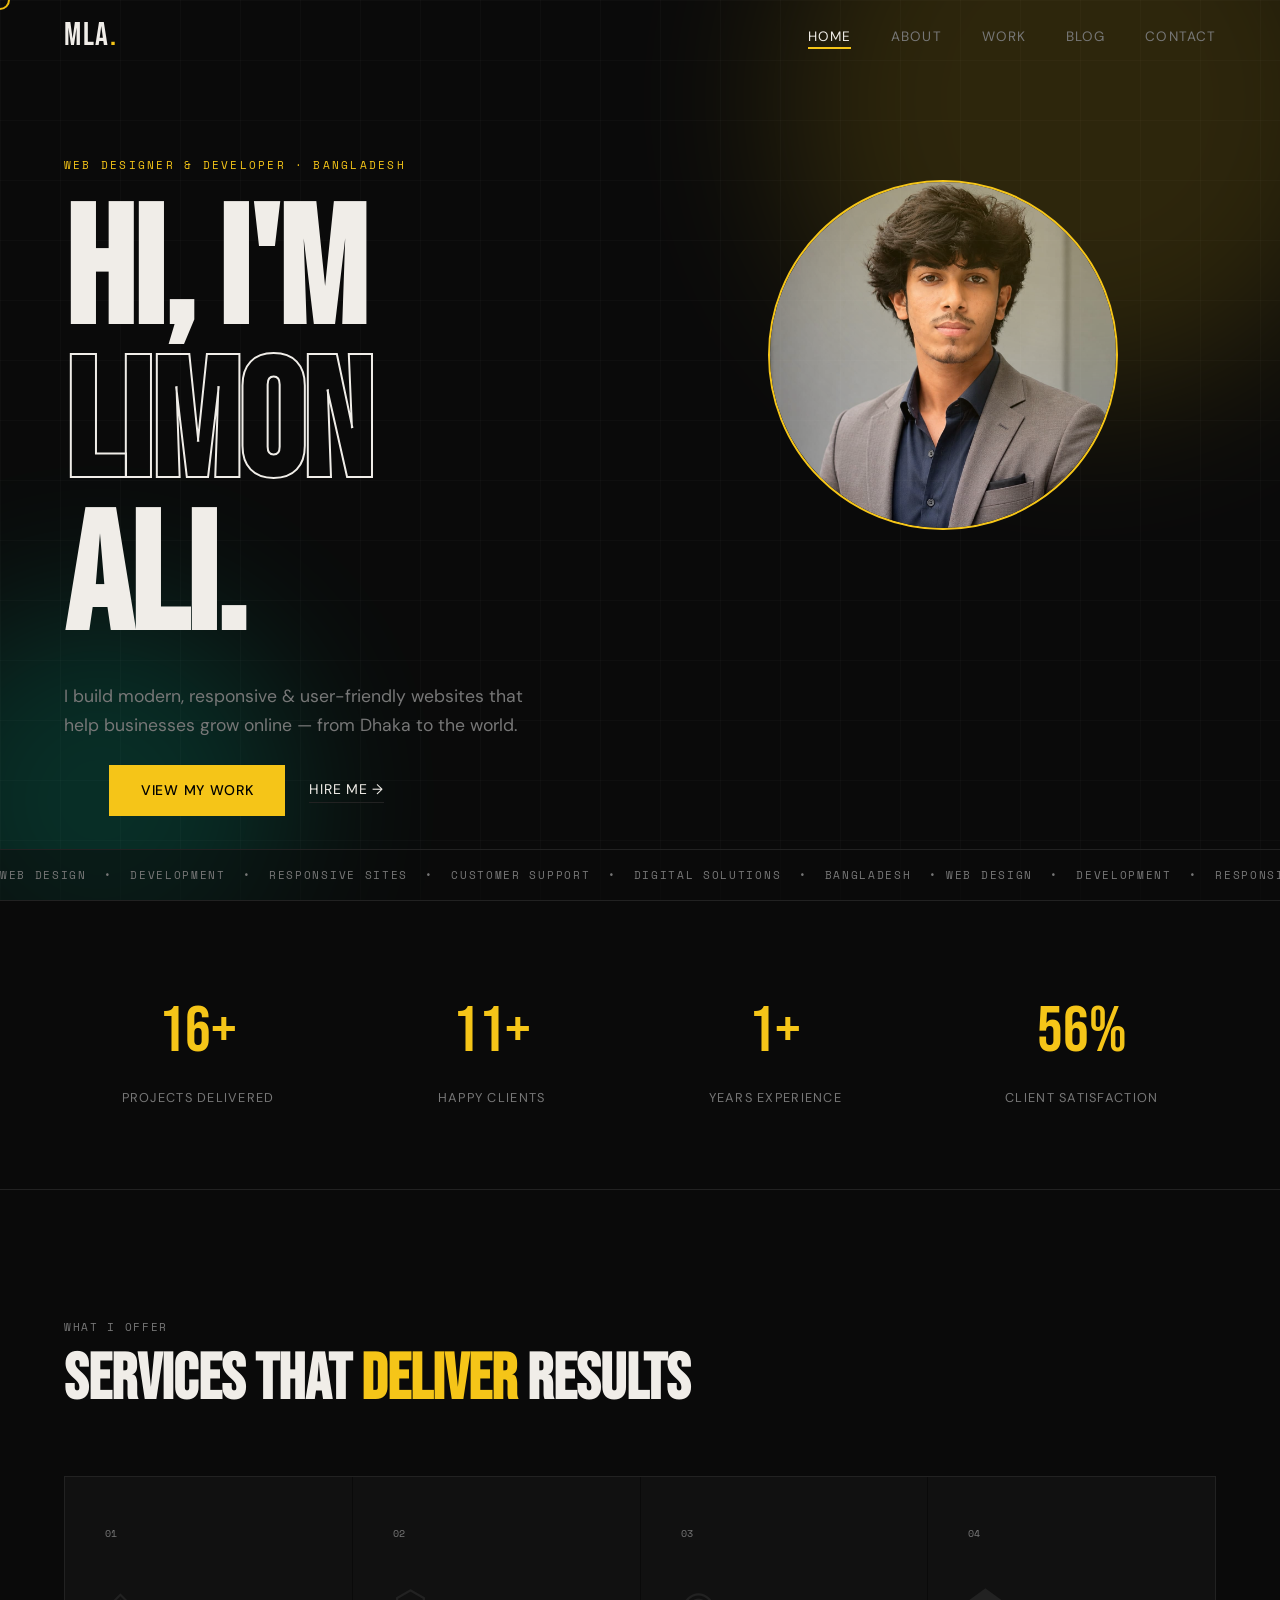
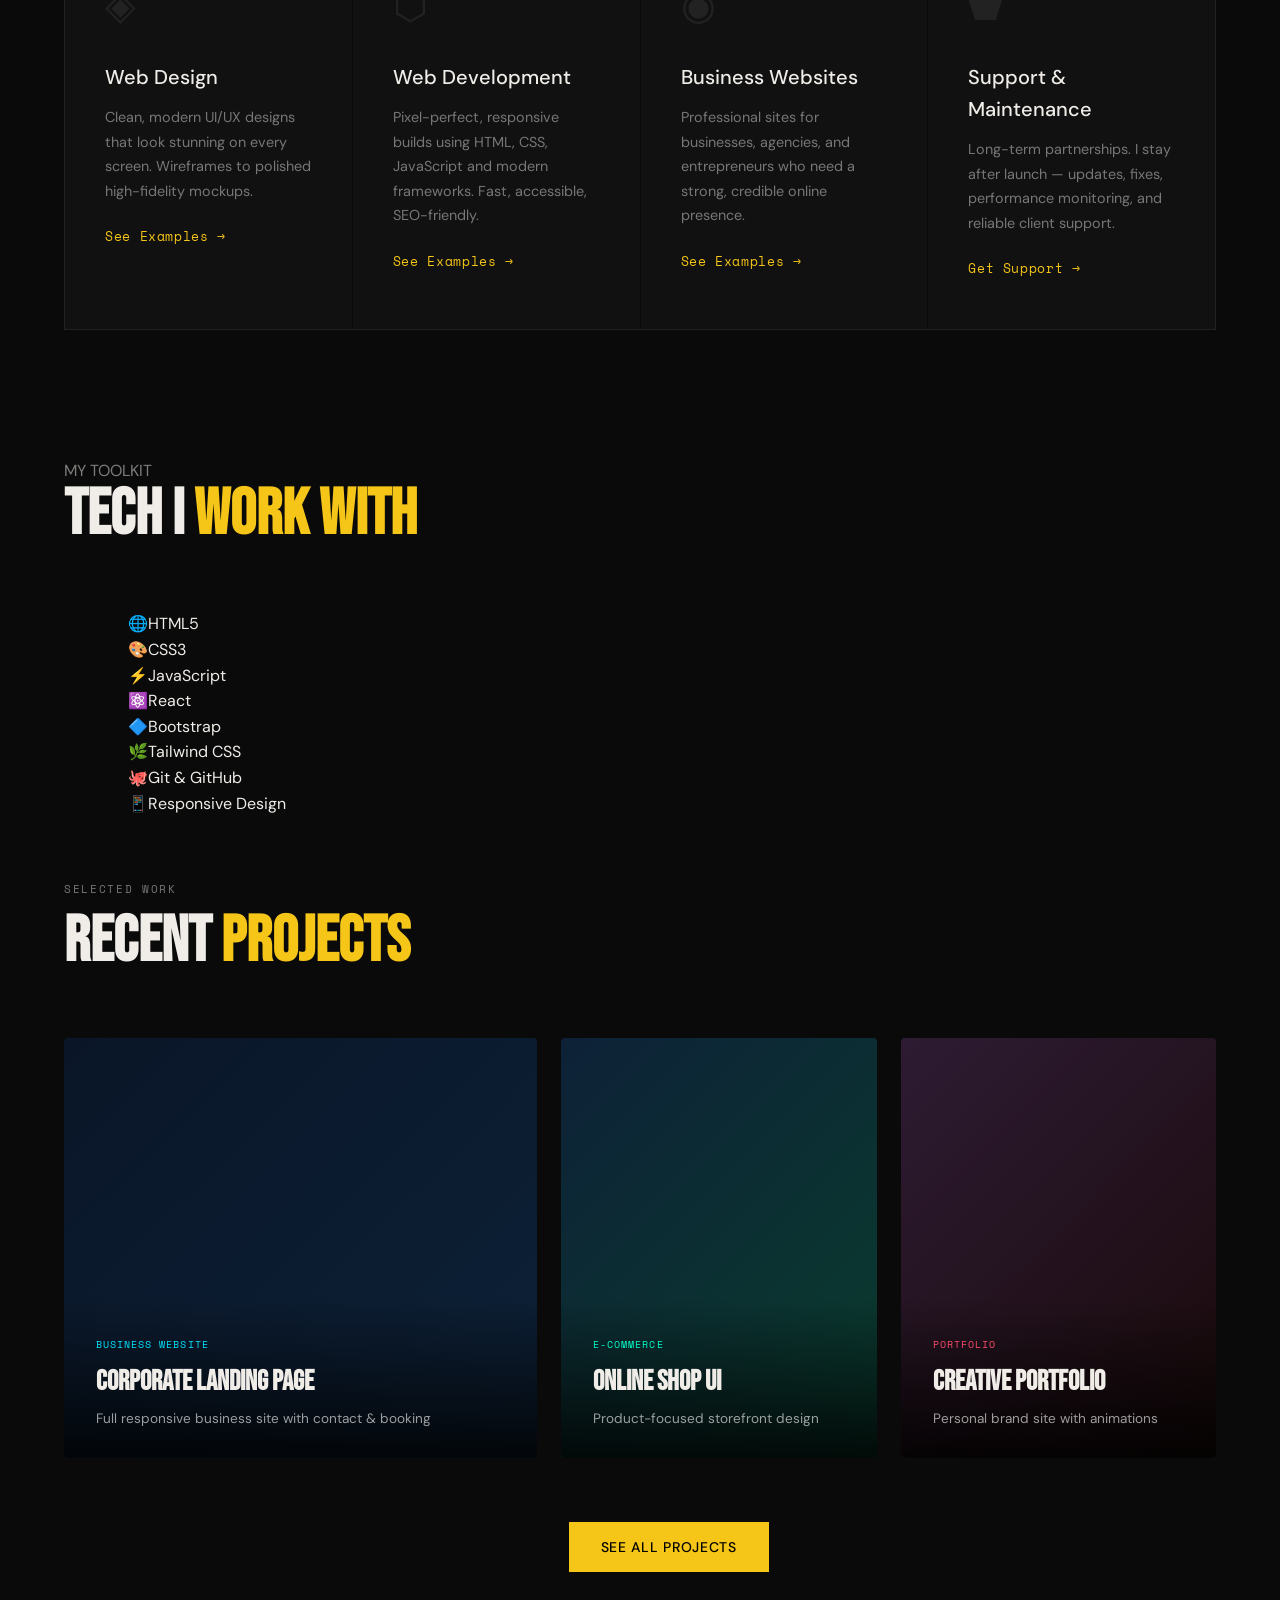
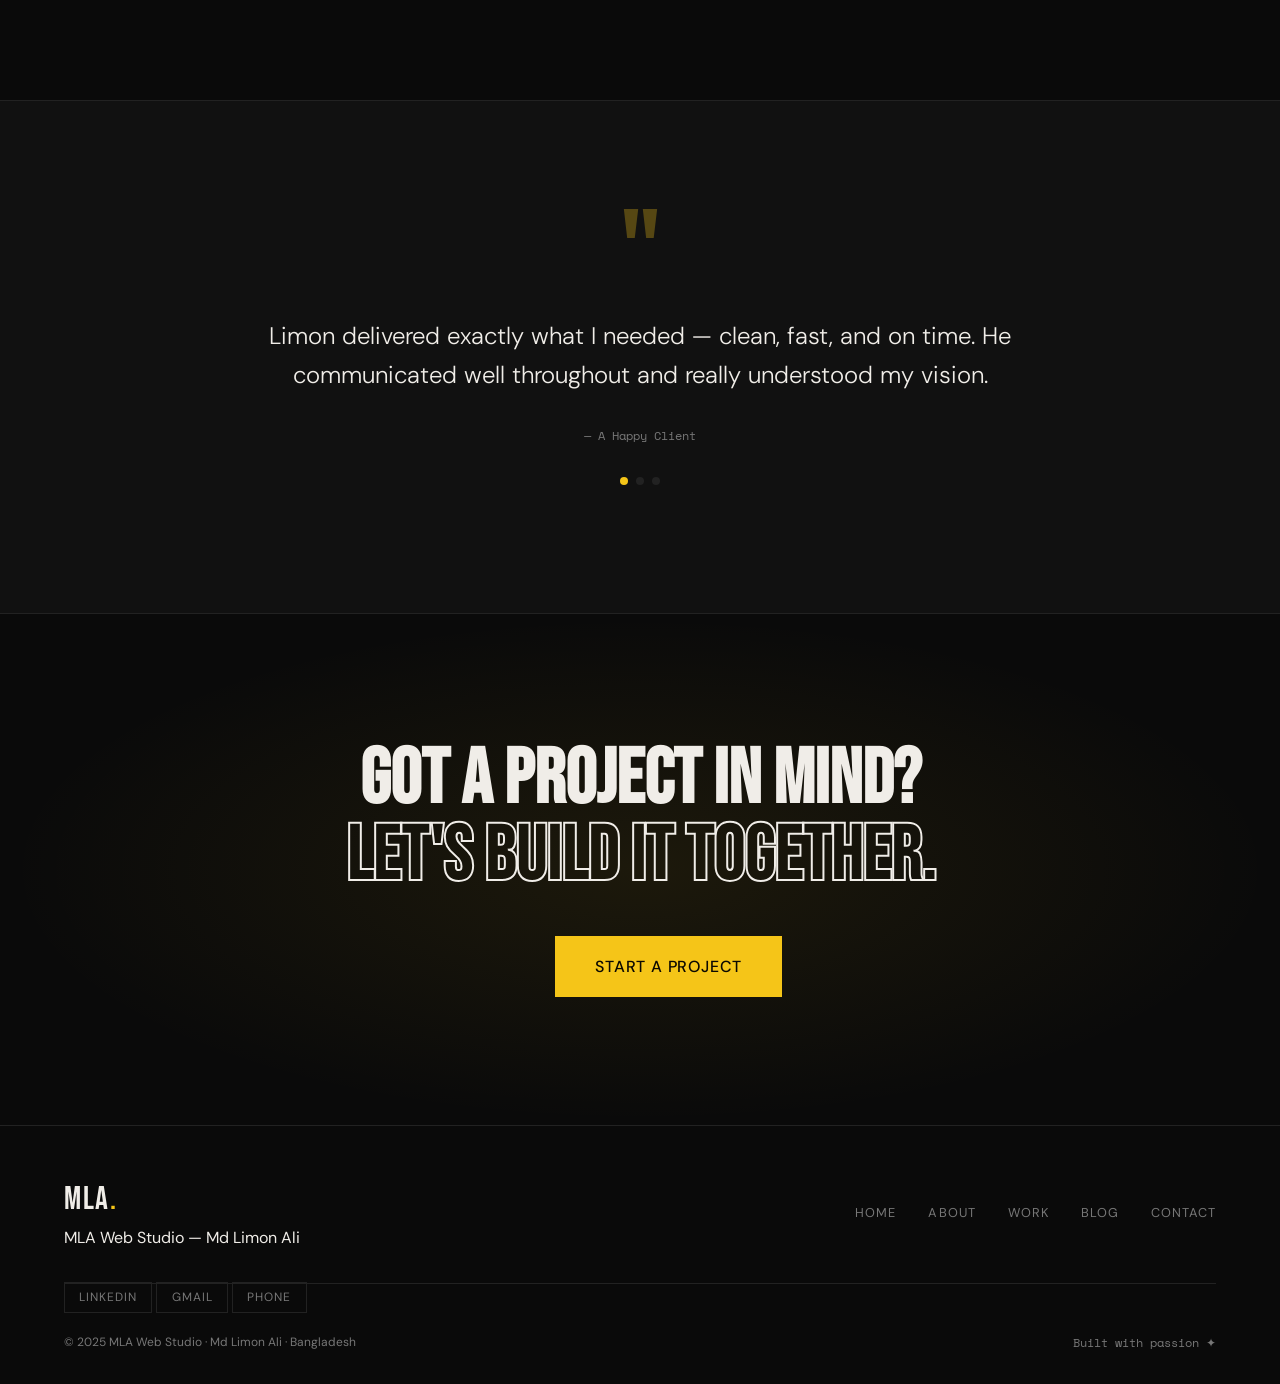
<file: index.html>
<!DOCTYPE html>
<html lang="en">
<head>
  <meta charset="UTF-8" />
  <meta name="viewport" content="width=device-width, initial-scale=1.0"/>
  <title>MLA Web Studio — Md Limon Ali</title>
  <link rel="preconnect" href="https://fonts.googleapis.com">
  <link href="https://fonts.googleapis.com/css2?family=Bebas+Neue&family=DM+Sans:wght@300;400;500&family=Space+Mono&display=swap" rel="stylesheet">
  <link rel="stylesheet" href="style.css">
</head>
<body class="page-home">


 <img class="limon-pic" src="limon-profile.jpeg" alt="Md Limon Ali" >

  <nav id="navbar">
    <a href="index.html" class="logo">MLA<span>.</span></a>
    <div class="hamburger" id="hamburger"><span></span><span></span><span></span></div>
    <ul class="nav-links" id="navLinks">
      <li><a href="index.html" class="active">Home</a></li>
      <li><a href="about.html">About</a></li>
      <li><a href="portfolio.html">Work</a></li>
      <li><a href="blog.html">Blog</a></li>
      <li><a href="contact.html">Contact</a></li>
    </ul>
  </nav>

  <!-- HERO -->
  <section class="hero">
    <div class="hero-bg">
      <div class="grid-overlay"></div>
      <div class="orb orb1"></div>
      <div class="orb orb2"></div>
    </div>
    <div class="hero-content">
      <div class="tag reveal">WEB DESIGNER & DEVELOPER · BANGLADESH</div>
      <h1 class="hero-title reveal delay-1">
        HI, I'M<br><span class="outline">LIMON</span><br>ALI.
      </h1>
      <p class="hero-sub reveal delay-2">I build modern, responsive & user-friendly websites that help businesses grow online — from Dhaka to the world.</p>
      <div class="hero-cta reveal delay-3">
        <a href="portfolio.html" class="btn-primary">View My Work</a>
        <a href="contact.html" class="btn-ghost">Hire Me →</a>
      </div>
    </div>
    <div class="hero-ticker">
      <div class="ticker-inner">
        <span>WEB DESIGN &nbsp;•&nbsp; DEVELOPMENT &nbsp;•&nbsp; RESPONSIVE SITES &nbsp;•&nbsp; CUSTOMER SUPPORT &nbsp;•&nbsp; DIGITAL SOLUTIONS &nbsp;•&nbsp; BANGLADESH &nbsp;•&nbsp;</span>
        <span>WEB DESIGN &nbsp;•&nbsp; DEVELOPMENT &nbsp;•&nbsp; RESPONSIVE SITES &nbsp;•&nbsp; CUSTOMER SUPPORT &nbsp;•&nbsp; DIGITAL SOLUTIONS &nbsp;•&nbsp; BANGLADESH &nbsp;•&nbsp;</span>
      </div>
    </div>
  </section>

  <!-- AVAILABILITY BANNER -->
  <div class="avail-banner">
    <span class="avail-dot"></span>
    <!-- <span>Currently available for new projects — <a href="contact.html">Let's work together</a></span> -->
  </div>

  <!-- STATS -->
  <section class="stats-bar">
    <div class="stat reveal"><span class="num" data-target="30">0</span><span>+</span><p>Projects Delivered</p></div>
    <div class="stat reveal delay-1"><span class="num" data-target="20">0</span><span>+</span><p>Happy Clients</p></div>
    <div class="stat reveal delay-2"><span class="num" data-target="3">0</span><span>+</span><p>Years Experience</p></div>
    <div class="stat reveal delay-3"><span class="num" data-target="100">0</span><span>%</span><p>Client Satisfaction</p></div>
  </section>

  <!-- SERVICES -->
  <section class="services">
    <div class="section-header reveal">
      <span class="label">WHAT I OFFER</span>
      <h2>Services That <em>Deliver</em> Results</h2>
    </div>
    <div class="services-grid">
      <div class="service-card reveal">
        <div class="card-num">01</div>
        <div class="card-icon">◈</div>
        <h3>Web Design</h3>
        <p>Clean, modern UI/UX designs that look stunning on every screen. Wireframes to polished high-fidelity mockups.</p>
        <a href="portfolio.html" class="card-link">See Examples →</a>
      </div>
      <div class="service-card reveal delay-1">
        <div class="card-num">02</div>
        <div class="card-icon">⬡</div>
        <h3>Web Development</h3>
        <p>Pixel-perfect, responsive builds using HTML, CSS, JavaScript and modern frameworks. Fast, accessible, SEO-friendly.</p>
        <a href="portfolio.html" class="card-link">See Examples →</a>
      </div>
      <div class="service-card reveal delay-2">
        <div class="card-num">03</div>
        <div class="card-icon">◉</div>
        <h3>Business Websites</h3>
        <p>Professional sites for businesses, agencies, and entrepreneurs who need a strong, credible online presence.</p>
        <a href="portfolio.html" class="card-link">See Examples →</a>
      </div>
      <div class="service-card reveal delay-3">
        <div class="card-num">04</div>
        <div class="card-icon">⬟</div>
        <h3>Support & Maintenance</h3>
        <p>Long-term partnerships. I stay after launch — updates, fixes, performance monitoring, and reliable client support.</p>
        <a href="contact.html" class="card-link">Get Support →</a>
      </div>
    </div>
  </section>

  <!-- TECH STACK -->
  <section class="stack-section">
    <div class="section-header reveal">
      <span class="label-1">MY TOOLKIT</span>
      <h2 class="tech-i">Tech I <em>Work With</em></h2>
    </div>
    <div class="stack-grid reveal">
      <div class="stack-item"><span class="stack-icon">🌐</span><span>HTML5</span></div>
      <div class="stack-item"><span class="stack-icon">🎨</span><span>CSS3</span></div>
      <div class="stack-item"><span class="stack-icon">⚡</span><span>JavaScript</span></div>
      <div class="stack-item"><span class="stack-icon">⚛️</span><span>React</span></div>
      <div class="stack-item"><span class="stack-icon">🔷</span><span>Bootstrap</span></div>
      <div class="stack-item"><span class="stack-icon">🌿</span><span>Tailwind CSS</span></div>
      <div class="stack-item"><span class="stack-icon">🐙</span><span>Git & GitHub</span></div>
      <div class="stack-item"><span class="stack-icon">📱</span><span>Responsive Design</span></div>
    </div>
  </section>

  <!-- FEATURED WORK -->
  <section class="featured-work">
    <div class="section-header reveal">
      <span class="label">SELECTED WORK</span>
      <h2>Recent <em>Projects</em></h2>
    </div>
    <div class="work-grid">
      <div class="work-card big reveal" style="--accent:#00e5ff">
        <div class="work-bg" style="background:linear-gradient(135deg,#0a1628,#0d2137)"></div>
        <div class="work-info">
          <span class="work-tag">Business Website</span>
          <h3>Corporate Landing Page</h3>
          <p>Full responsive business site with contact & booking</p>
        </div>
      </div>
      <div class="work-card reveal delay-1" style="--accent:#00ffcc">
        <div class="work-bg" style="background:linear-gradient(135deg,#0d2137,#0a3d2e)"></div>
        <div class="work-info">
          <span class="work-tag">E-Commerce</span>
          <h3>Online Shop UI</h3>
          <p>Product-focused storefront design</p>
        </div>
      </div>
      <div class="work-card reveal delay-2" style="--accent:#ff4d6d">
        <div class="work-bg" style="background:linear-gradient(135deg,#2d1b33,#1a0a0a)"></div>
        <div class="work-info">
          <span class="work-tag">Portfolio</span>
          <h3>Creative Portfolio</h3>
          <p>Personal brand site with animations</p>
        </div>
      </div>
    </div>
    <div class="center-btn reveal"><a href="portfolio.html" class="btn-primary">See All Projects</a></div>
  </section>

  <!-- TESTIMONIAL -->
  <section class="testimonial-section">
    <div class="test-inner reveal">
      <div class="test-quote">"</div>
      <blockquote id="testimonialText">Limon delivered exactly what I needed — clean, fast, and on time. He communicated well throughout and really understood my vision.</blockquote>
      <div class="test-author" id="testimonialAuthor">— A Happy Client</div>
      <div class="test-dots">
        <span class="dot active" onclick="setTestimonial(0)"></span>
        <span class="dot" onclick="setTestimonial(1)"></span>
        <span class="dot" onclick="setTestimonial(2)"></span>
      </div>
    </div>
  </section>

  <!-- CTA BANNER -->
  <section class="cta-banner reveal">
    <h2>Got a Project in Mind?<br><span class="outline">Let's Build It Together.</span></h2>
    <a href="contact.html" class="btn-primary large">Start a Project</a>
  </section>

  <footer class="site-footer">
    <div class="footer-top">
      <div class="footer-brand">
        <span class="logo">MLA<span>.</span></span>
        <p class="footer-tagline">MLA Web Studio — Md Limon Ali</p>
      </div>
      <ul>
        <li><a href="index.html">Home</a></li>
        <li><a href="about.html">About</a></li>
        <li><a href="portfolio.html">Work</a></li>
        <li><a href="blog.html">Blog</a></li>
        <li><a href="contact.html">Contact</a></li>
      </ul>
    </div>
    <div class="footer-socials">
      <a href="https://www.linkedin.com/in/md-limon-ali-2a3457378/" target="_blank" class="social-btn">LinkedIn</a>
      <a href="mailto:limon.dev.contact@gmail.com" class="social-btn">Gmail</a>
      <a href="tel:+8801709769235" class="social-btn">Phone</a>
    </div>
    <div class="footer-bottom">
      <span>© 2025 MLA Web Studio · Md Limon Ali · Bangladesh</span>
      <span class="mono">Built with passion ✦</span>
    </div>
  </footer>

  <div class="cursor" id="cursor"></div>
  <script src="main.js"></script>







</body>
</html>
</file>
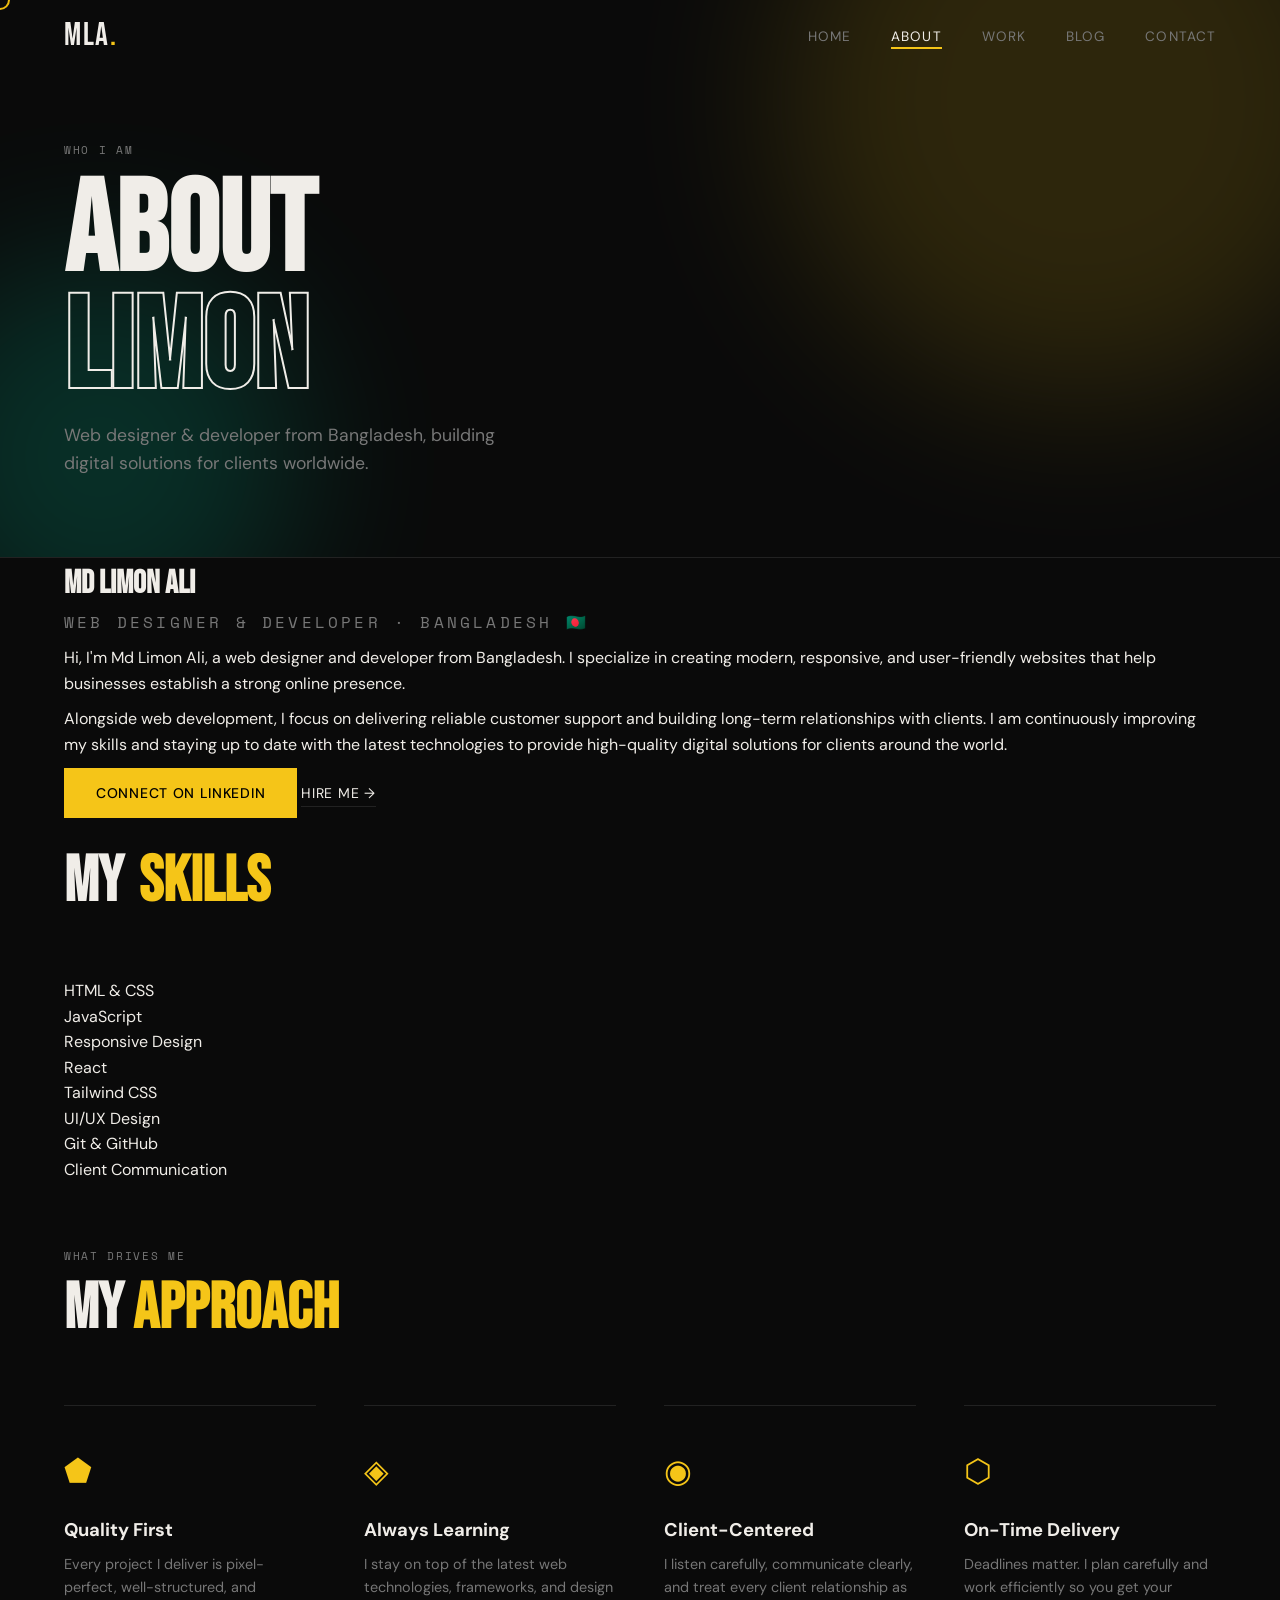
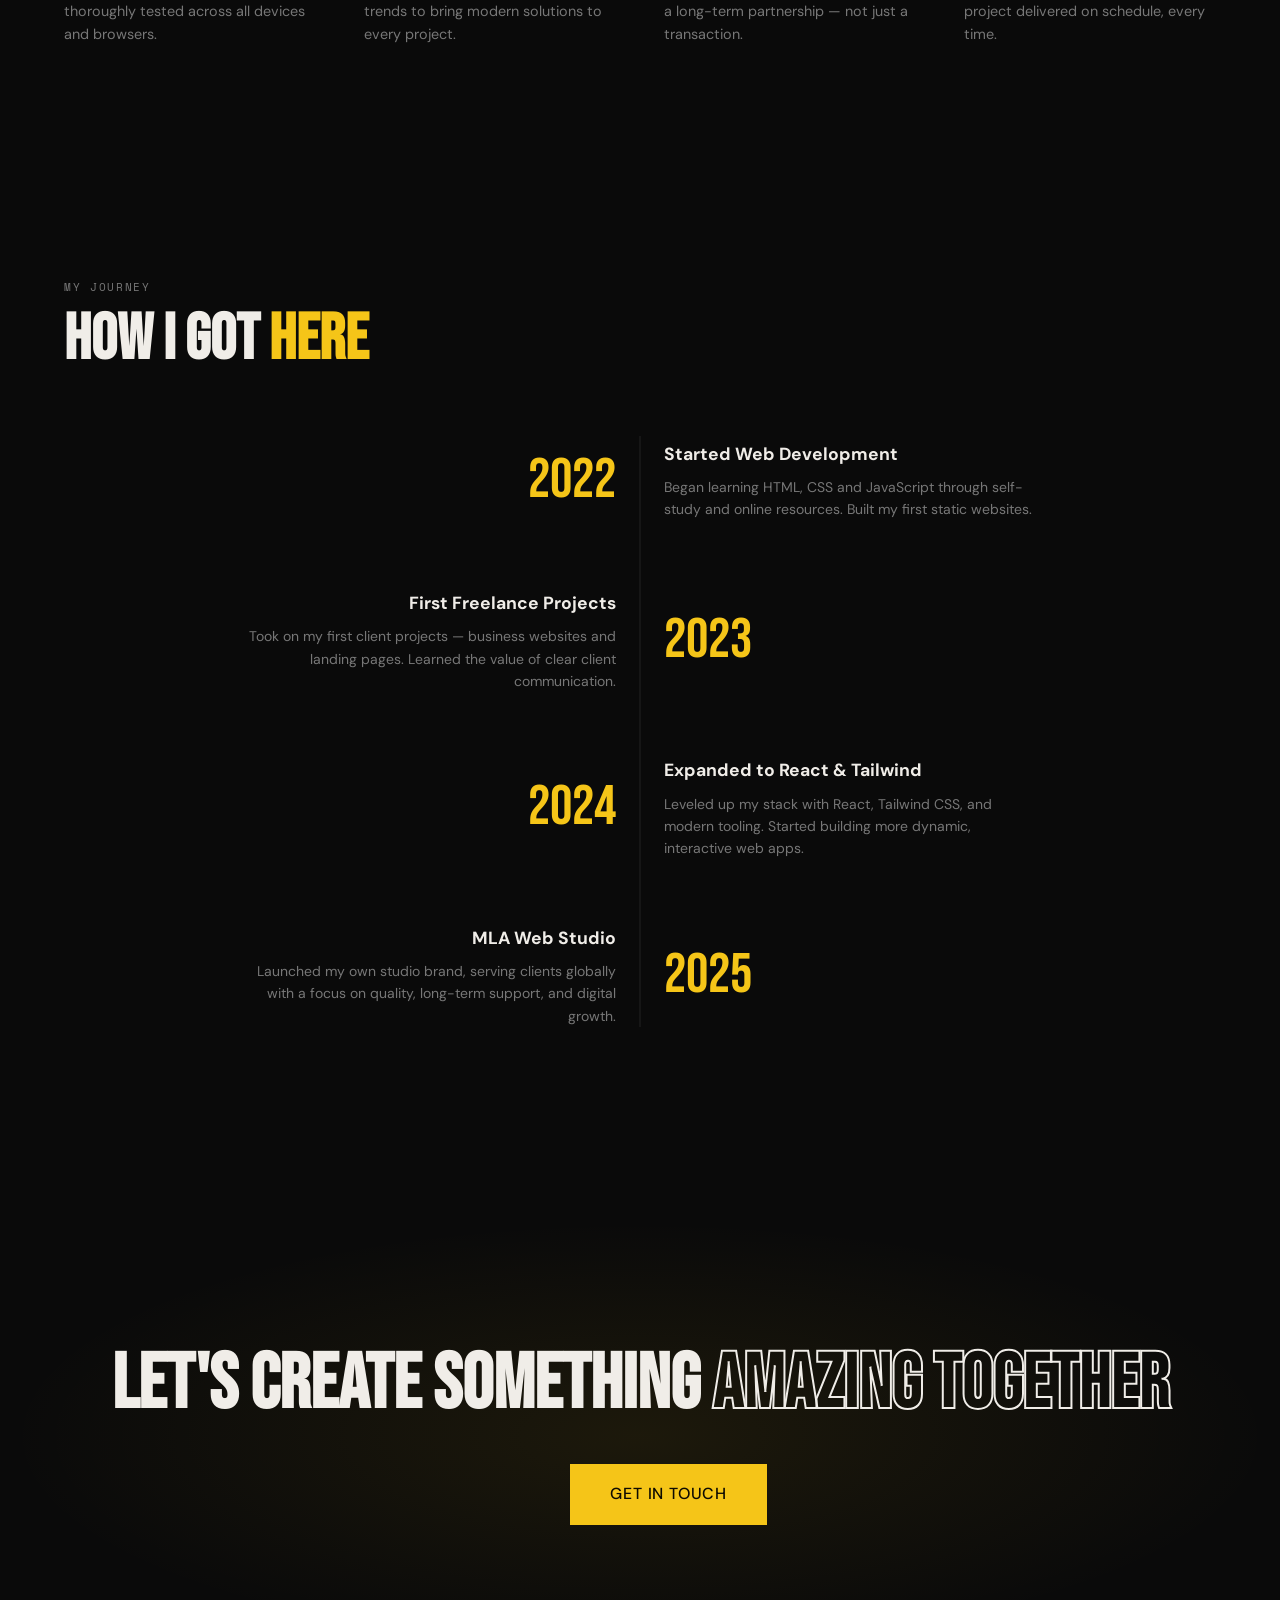
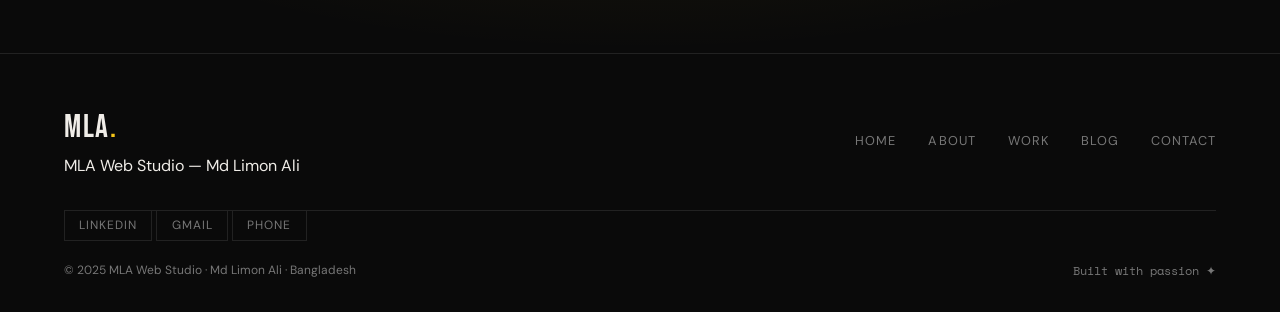
<file: about.html>
<!DOCTYPE html>
<html lang="en">
<head>
  <meta charset="UTF-8"/>
  <meta name="viewport" content="width=device-width, initial-scale=1.0"/>
  <title>About — Md Limon Ali | MLA Web Studio</title>
  <link rel="preconnect" href="https://fonts.googleapis.com">
  <link href="https://fonts.googleapis.com/css2?family=Bebas+Neue&family=DM+Sans:wght@300;400;500&family=Space+Mono&display=swap" rel="stylesheet">
  <link rel="stylesheet" href="style.css">
</head>
<body class="page-inner">

  <nav id="navbar">
    <a href="index.html" class="logo">MLA<span>.</span></a>
    <div class="hamburger" id="hamburger"><span></span><span></span><span></span></div>
    <ul class="nav-links" id="navLinks">
      <li><a href="index.html">Home</a></li>
      <li><a href="about.html" class="active">About</a></li>
      <li><a href="portfolio.html">Work</a></li>
      <li><a href="blog.html">Blog</a></li>
      <li><a href="contact.html">Contact</a></li>
    </ul>
  </nav>

  <section class="page-hero">
    <div class="orb orb1"></div>
    <div class="orb orb2"></div>
    <div class="page-hero-content">
      <span class="label reveal">WHO I AM</span>
      <h1 class="reveal delay-1">About<br><span class="outline">Limon</span></h1>
      <p class="reveal delay-2">Web designer & developer from Bangladesh, building digital solutions for clients worldwide.</p>
    </div>
  </section>

  <!-- BIO SECTION -->
  <section class="bio-section">
    <div class="bio-card reveal">
      <div class="bio-avatar">
        <!-- <span>MLA</span> -->
        <div class="bio-ring"></div>
      </div>
      <div class="bio-text">
        <div class="bio-name-block">
          <h2 class="my-name-1">Md Limon Ali</h2>
          <span class="mono-bio-title">Web Designer & Developer · Bangladesh 🇧🇩</span>
        </div>
        <p class="bio-paragraph">Hi, I'm Md Limon Ali, a web designer and developer from Bangladesh. I specialize in creating modern, responsive, and user-friendly websites that help businesses establish a strong online presence.</p>
        <p class="bio-paragraph">Alongside web development, I focus on delivering reliable customer support and building long-term relationships with clients. I am continuously improving my skills and staying up to date with the latest technologies to provide high-quality digital solutions for clients around the world.</p>
        <div class="bio-links">
          <a href="https://www.linkedin.com/in/md-limon-ali-2a3457378/" target="_blank" class="btn-primary">Connect on LinkedIn</a>
          <a href="contact.html" class="btn-ghost">Hire Me →</a>
        </div>
      </div>
    </div>
  </section>

  <!-- SKILLS -->
  <section class="skills-section">
    <div class="section-header reveal">
      <!-- <span class="label">EXPERTISE</span> -->
      <h2 class="my-org-skills">My <em>Skills</em></h2>
    </div>
    <div class="skills-grid">
      <div class="skill-bar-wrap-reveal-delay-1">
        <div class="skill-label"><span>HTML & CSS</span><span class="skill-pct"></span></div>
        <div class="skill-bar"><div class="skill-fill" data-width="95"></div></div>
      </div>
      <div class="skill-bar-wrap-reveal-delay-1">
        <div class="skill-label"><span>JavaScript</span><span class="skill-pct"></span></div>
        <div class="skill-bar"><div class="skill-fill" data-width="80"></div></div>
      </div>
      <div class="skill-bar-wrap-reveal-delay-1">
        <div class="skill-label"><span>Responsive Design</span><span class="skill-pct"></span></div>
        <div class="skill-bar"><div class="skill-fill" data-width="95"></div></div>
      </div>
      <div class="skill-bar-wrap-reveal-delay-1">
        <div class="skill-label"><span>React</span><span class="skill-pct"></span></div>
        <div class="skill-bar"><div class="skill-fill" data-width="70"></div></div>
      </div>
      <div class="skill-bar-wrap-reveal-delay-1">
        <div class="skill-label"><span>Tailwind CSS</span><span class="skill-pct"></span></div>
        <div class="skill-bar"><div class="skill-fill" data-width="85"></div></div>
      </div>
      <div class="skill-bar-wrap-reveal-delay-1">
        <div class="skill-label"><span>UI/UX Design</span><span class="skill-pct"></span></div>
        <div class="skill-bar"><div class="skill-fill" data-width="78"></div></div>
      </div>
      <div class="skill-bar-wrap-reveal-delay-1">
        <div class="skill-label"><span>Git & GitHub</span><span class="skill-pct"></span></div>
        <div class="skill-bar"><div class="skill-fill" data-width="80"></div></div>
      </div>
      <div class="skill-bar-wrap-reveal-delay-1">
        <div class="skill-label"><span>Client Communication</span><span class="skill-pct"></span></div>
        <div class="skill-bar"><div class="skill-fill" data-width="98"></div></div>
      </div>
    </div>
  </section>

  <!-- VALUES -->
  <section class="values-section">
    <div class="section-header reveal">
      <span class="label">WHAT DRIVES ME</span>
      <h2>My <em>Approach</em></h2>
    </div>
    <div class="values-grid">
      <div class="value-item reveal">
        <span class="v-icon">⬟</span>
        <h3>Quality First</h3>
        <p>Every project I deliver is pixel-perfect, well-structured, and thoroughly tested across all devices and browsers.</p>
      </div>
      <div class="value-item reveal delay-1">
        <span class="v-icon">◈</span>
        <h3>Always Learning</h3>
        <p>I stay on top of the latest web technologies, frameworks, and design trends to bring modern solutions to every project.</p>
      </div>
      <div class="value-item reveal delay-2">
        <span class="v-icon">◉</span>
        <h3>Client-Centered</h3>
        <p>I listen carefully, communicate clearly, and treat every client relationship as a long-term partnership — not just a transaction.</p>
      </div>
      <div class="value-item reveal delay-3">
        <span class="v-icon">⬡</span>
        <h3>On-Time Delivery</h3>
        <p>Deadlines matter. I plan carefully and work efficiently so you get your project delivered on schedule, every time.</p>
      </div>
    </div>
  </section>

  <!-- TIMELINE -->
  <section class="timeline-section">
    <div class="section-header reveal">
      <span class="label">MY JOURNEY</span>
      <h2>How I Got <em>Here</em></h2>
    </div>
    <div class="timeline">
      <div class="tl-item reveal">
        <div class="tl-year">2022</div>
        <div class="tl-content">
          <h3>Started Web Development</h3>
          <p>Began learning HTML, CSS and JavaScript through self-study and online resources. Built my first static websites.</p>
        </div>
      </div>
      <div class="tl-item right reveal delay-1">
        <div class="tl-year">2023</div>
        <div class="tl-content">
          <h3>First Freelance Projects</h3>
          <p>Took on my first client projects — business websites and landing pages. Learned the value of clear client communication.</p>
        </div>
      </div>
      <div class="tl-item reveal delay-2">
        <div class="tl-year">2024</div>
        <div class="tl-content">
          <h3>Expanded to React & Tailwind</h3>
          <p>Leveled up my stack with React, Tailwind CSS, and modern tooling. Started building more dynamic, interactive web apps.</p>
        </div>
      </div>
      <div class="tl-item right reveal delay-3">
        <div class="tl-year">2025</div>
        <div class="tl-content">
          <h3>MLA Web Studio</h3>
          <p>Launched my own studio brand, serving clients globally with a focus on quality, long-term support, and digital growth.</p>
        </div>
      </div>
    </div>
  </section>

  <section class="cta-banner reveal">
    <h2>Let's Create Something <span class="outline">Amazing Together</span></h2>
    <a href="contact.html" class="btn-primary large">Get In Touch</a>
  </section>

  <footer class="site-footer">
    <div class="footer-top">
      <div class="footer-brand">
        <span class="logo">MLA<span>.</span></span>
        <p class="footer-tagline">MLA Web Studio — Md Limon Ali</p>
      </div>
      <ul>
        <li><a href="index.html">Home</a></li>
        <li><a href="about.html">About</a></li>
        <li><a href="portfolio.html">Work</a></li>
        <li><a href="blog.html">Blog</a></li>
        <li><a href="contact.html">Contact</a></li>
      </ul>
    </div>
    <div class="footer-socials">
      <a href="https://www.linkedin.com/in/md-limon-ali-2a3457378/" target="_blank" class="social-btn">LinkedIn</a>
      <a href="mailto:limon.dev.contact@gmail.com" class="social-btn">Gmail</a>
      <a href="tel:+8801709769235" class="social-btn">Phone</a>
    </div>
    <div class="footer-bottom">
      <span>© 2025 MLA Web Studio · Md Limon Ali · Bangladesh</span>
      <span class="mono">Built with passion ✦</span>
    </div>
  </footer>

  <div class="cursor" id="cursor"></div>
  <script src="main.js"></script>
</body>
</html>
</file>
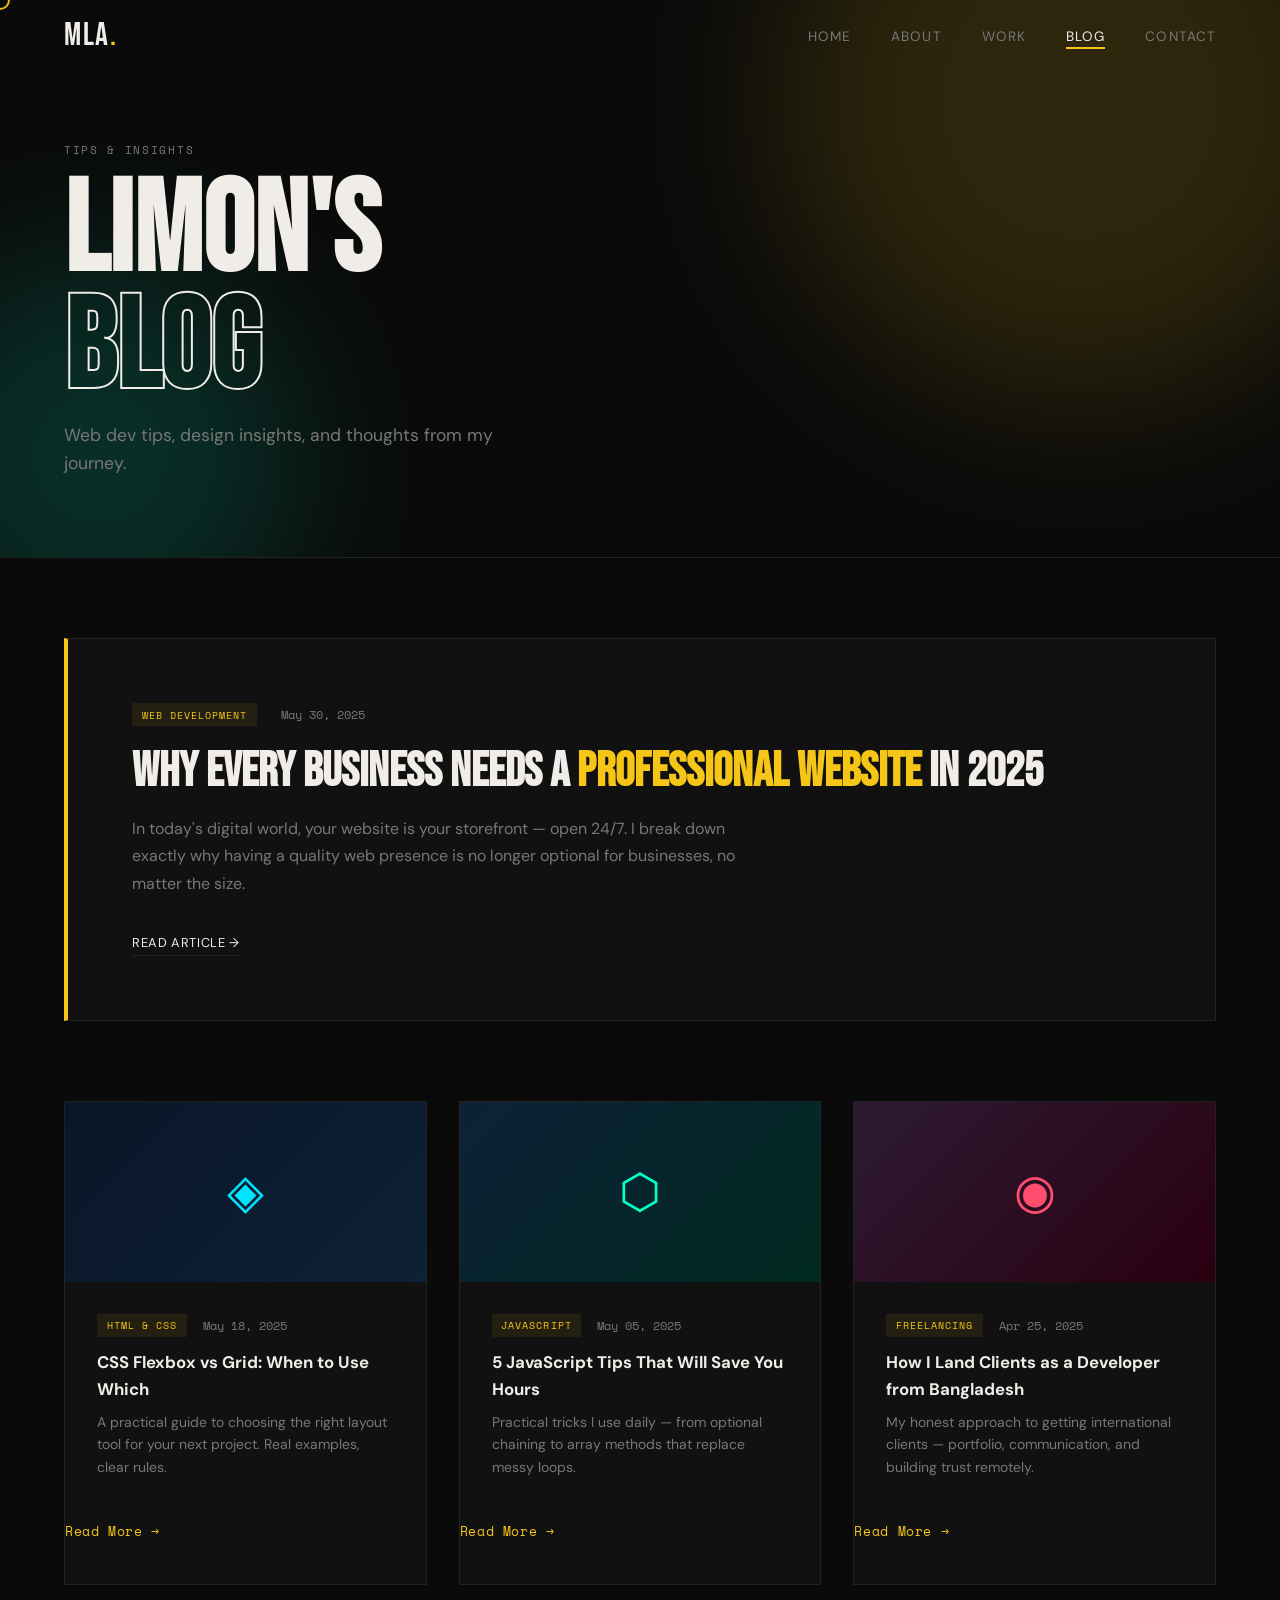
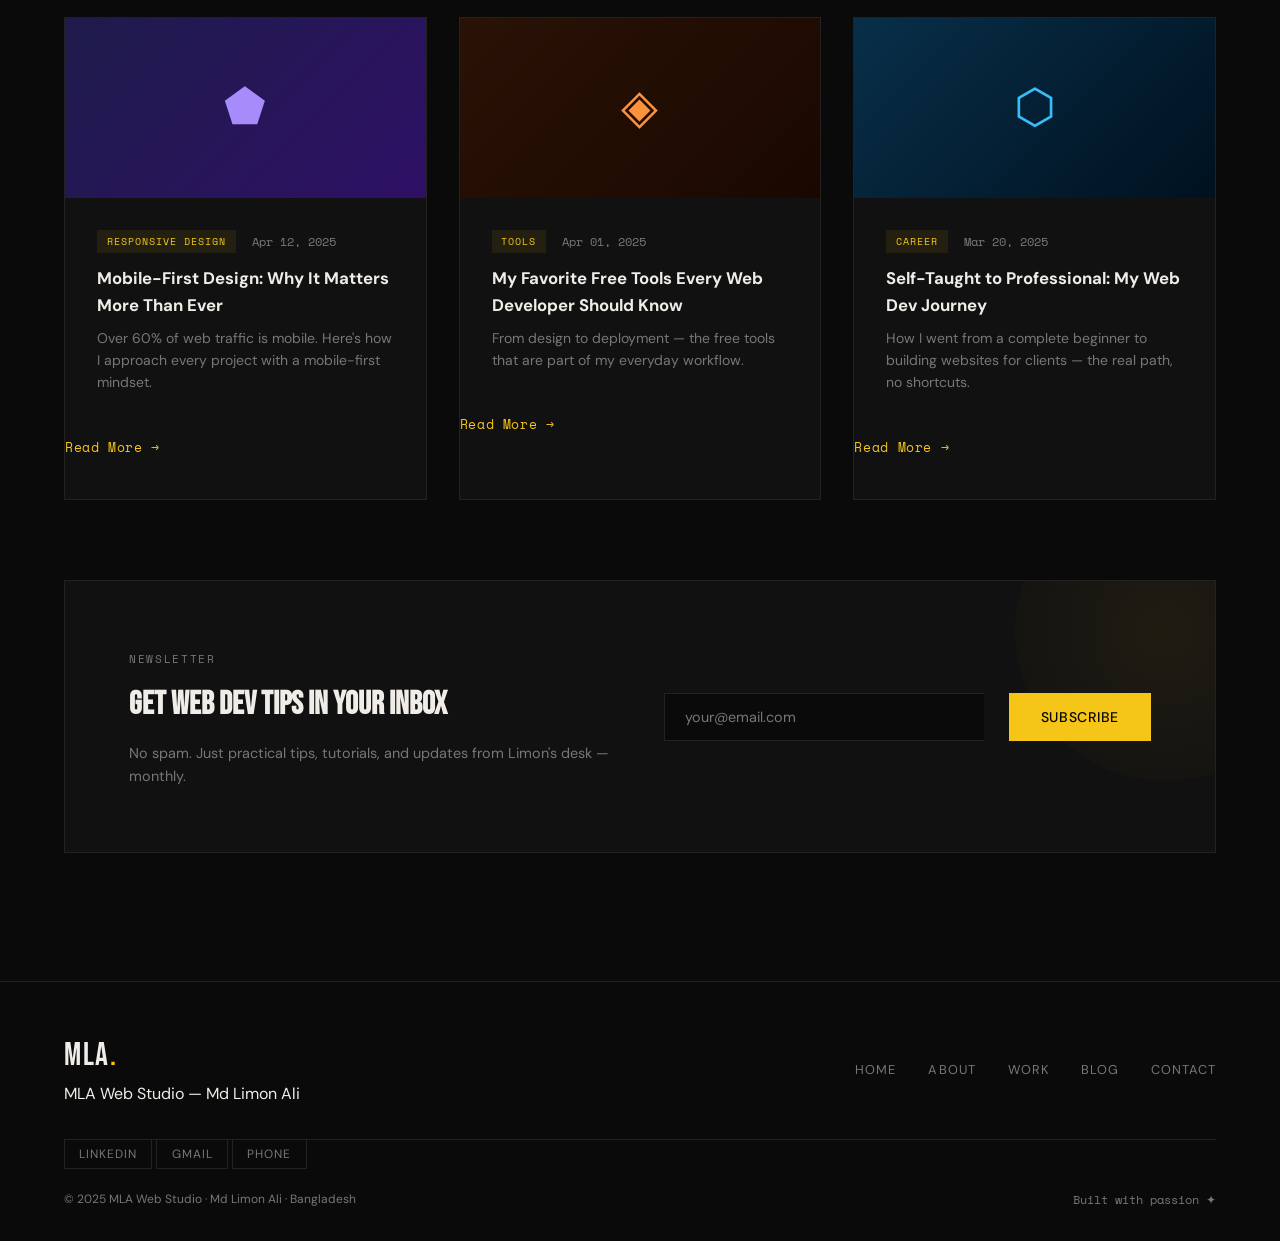
<file: blog.html>
<!DOCTYPE html>
<html lang="en">
<head>
  <meta charset="UTF-8"/>
  <meta name="viewport" content="width=device-width, initial-scale=1.0"/>
  <title>Blog — MLA Web Studio | Md Limon Ali</title>
  <link rel="preconnect" href="https://fonts.googleapis.com">
  <link href="https://fonts.googleapis.com/css2?family=Bebas+Neue&family=DM+Sans:wght@300;400;500&family=Space+Mono&display=swap" rel="stylesheet">
  <link rel="stylesheet" href="style.css">
</head>
<body class="page-inner">

  <nav id="navbar">
    <a href="index.html" class="logo">MLA<span>.</span></a>
    <div class="hamburger" id="hamburger"><span></span><span></span><span></span></div>
    <ul class="nav-links" id="navLinks">
      <li><a href="index.html">Home</a></li>
      <li><a href="about.html">About</a></li>
      <li><a href="portfolio.html">Work</a></li>
      <li><a href="blog.html" class="active">Blog</a></li>
      <li><a href="contact.html">Contact</a></li>
    </ul>
  </nav>

  <section class="page-hero">
    <div class="orb orb1"></div>
    <div class="orb orb2"></div>
    <div class="page-hero-content">
      <span class="label reveal">TIPS & INSIGHTS</span>
      <h1 class="reveal delay-1">Limon's<br><span class="outline">Blog</span></h1>
      <p class="reveal delay-2">Web dev tips, design insights, and thoughts from my journey.</p>
    </div>
  </section>

  <section class="blog-section">

    <div class="blog-featured reveal">
      <div class="bf-meta">
        <span class="blog-tag">Web Development</span>
        <span class="mono blog-date">May 30, 2025</span>
      </div>
      <h2 class="bf-title">Why Every Business Needs a <em>Professional Website</em> in 2025</h2>
      <p class="bf-excerpt">In today's digital world, your website is your storefront — open 24/7. I break down exactly why having a quality web presence is no longer optional for businesses, no matter the size.</p>
      <a href="#" class="btn-ghost read-more">Read Article →</a>
    </div>

    <div class="blog-grid">

      <article class="blog-card reveal">
        <div class="bc-thumb" style="--bca:#00e5ff;background:linear-gradient(135deg,#0a1628,#0d2137)">
          <span class="bc-icon">◈</span>
        </div>
        <div class="bc-meta">
          <span class="blog-tag">HTML & CSS</span>
          <span class="mono blog-date">May 18, 2025</span>
        </div>
        <h3>CSS Flexbox vs Grid: When to Use Which</h3>
        <p>A practical guide to choosing the right layout tool for your next project. Real examples, clear rules.</p>
        <a href="#" class="card-link">Read More →</a>
      </article>

      <article class="blog-card reveal delay-1">
        <div class="bc-thumb" style="--bca:#00ffcc;background:linear-gradient(135deg,#0d2137,#002a20)">
          <span class="bc-icon">⬡</span>
        </div>
        <div class="bc-meta">
          <span class="blog-tag">JavaScript</span>
          <span class="mono blog-date">May 05, 2025</span>
        </div>
        <h3>5 JavaScript Tips That Will Save You Hours</h3>
        <p>Practical tricks I use daily — from optional chaining to array methods that replace messy loops.</p>
        <a href="#" class="card-link">Read More →</a>
      </article>

      <article class="blog-card reveal delay-2">
        <div class="bc-thumb" style="--bca:#ff4d6d;background:linear-gradient(135deg,#2d1b33,#2a0010)">
          <span class="bc-icon">◉</span>
        </div>
        <div class="bc-meta">
          <span class="blog-tag">Freelancing</span>
          <span class="mono blog-date">Apr 25, 2025</span>
        </div>
        <h3>How I Land Clients as a Developer from Bangladesh</h3>
        <p>My honest approach to getting international clients — portfolio, communication, and building trust remotely.</p>
        <a href="#" class="card-link">Read More →</a>
      </article>

      <article class="blog-card reveal">
        <div class="bc-thumb" style="--bca:#a78bfa;background:linear-gradient(135deg,#1e1b4b,#2e1065)">
          <span class="bc-icon">⬟</span>
        </div>
        <div class="bc-meta">
          <span class="blog-tag">Responsive Design</span>
          <span class="mono blog-date">Apr 12, 2025</span>
        </div>
        <h3>Mobile-First Design: Why It Matters More Than Ever</h3>
        <p>Over 60% of web traffic is mobile. Here's how I approach every project with a mobile-first mindset.</p>
        <a href="#" class="card-link">Read More →</a>
      </article>

      <article class="blog-card reveal delay-1">
        <div class="bc-thumb" style="--bca:#fb923c;background:linear-gradient(135deg,#2a1206,#1a0800)">
          <span class="bc-icon">◈</span>
        </div>
        <div class="bc-meta">
          <span class="blog-tag">Tools</span>
          <span class="mono blog-date">Apr 01, 2025</span>
        </div>
        <h3>My Favorite Free Tools Every Web Developer Should Know</h3>
        <p>From design to deployment — the free tools that are part of my everyday workflow.</p>
        <a href="#" class="card-link">Read More →</a>
      </article>

      <article class="blog-card reveal delay-2">
        <div class="bc-thumb" style="--bca:#38bdf8;background:linear-gradient(135deg,#082f49,#00111f)">
          <span class="bc-icon">⬡</span>
        </div>
        <div class="bc-meta">
          <span class="blog-tag">Career</span>
          <span class="mono blog-date">Mar 20, 2025</span>
        </div>
        <h3>Self-Taught to Professional: My Web Dev Journey</h3>
        <p>How I went from a complete beginner to building websites for clients — the real path, no shortcuts.</p>
        <a href="#" class="card-link">Read More →</a>
      </article>

    </div>

    <!-- NEWSLETTER -->
    <div class="newsletter-box reveal">
      <div class="nl-content">
        <span class="label">NEWSLETTER</span>
        <h3>Get Web Dev Tips in Your Inbox</h3>
        <p>No spam. Just practical tips, tutorials, and updates from Limon's desk — monthly.</p>
      </div>
      <div class="nl-form-wrap">
        <div class="nl-form">
          <input type="email" id="emailInput" placeholder="your@email.com" autocomplete="off"/>
          <button class="btn-primary" onclick="subscribeNewsletter()">Subscribe</button>
        </div>
        <div class="nl-success" id="nlSuccess">✦ You're in! Talk soon.</div>
      </div>
    </div>

  </section>

  <footer class="site-footer">
    <div class="footer-top">
      <div class="footer-brand">
        <span class="logo">MLA<span>.</span></span>
        <p class="footer-tagline">MLA Web Studio — Md Limon Ali</p>
      </div>
      <ul>
        <li><a href="index.html">Home</a></li>
        <li><a href="about.html">About</a></li>
        <li><a href="portfolio.html">Work</a></li>
        <li><a href="blog.html">Blog</a></li>
        <li><a href="contact.html">Contact</a></li>
      </ul>
    </div>
    <div class="footer-socials">
      <a href="https://www.linkedin.com/in/md-limon-ali-2a3457378/" target="_blank" class="social-btn">LinkedIn</a>
      <a href="mailto:limon.dev.contact@gmail.com" class="social-btn">Gmail</a>
      <a href="tel:+8801709769235" class="social-btn">Phone</a>
    </div>
    <div class="footer-bottom">
      <span>© 2025 MLA Web Studio · Md Limon Ali · Bangladesh</span>
      <span class="mono">Built with passion ✦</span>
    </div>
  </footer>

  <div class="cursor" id="cursor"></div>
  <script src="main.js"></script>
</body>
</html>
</file>
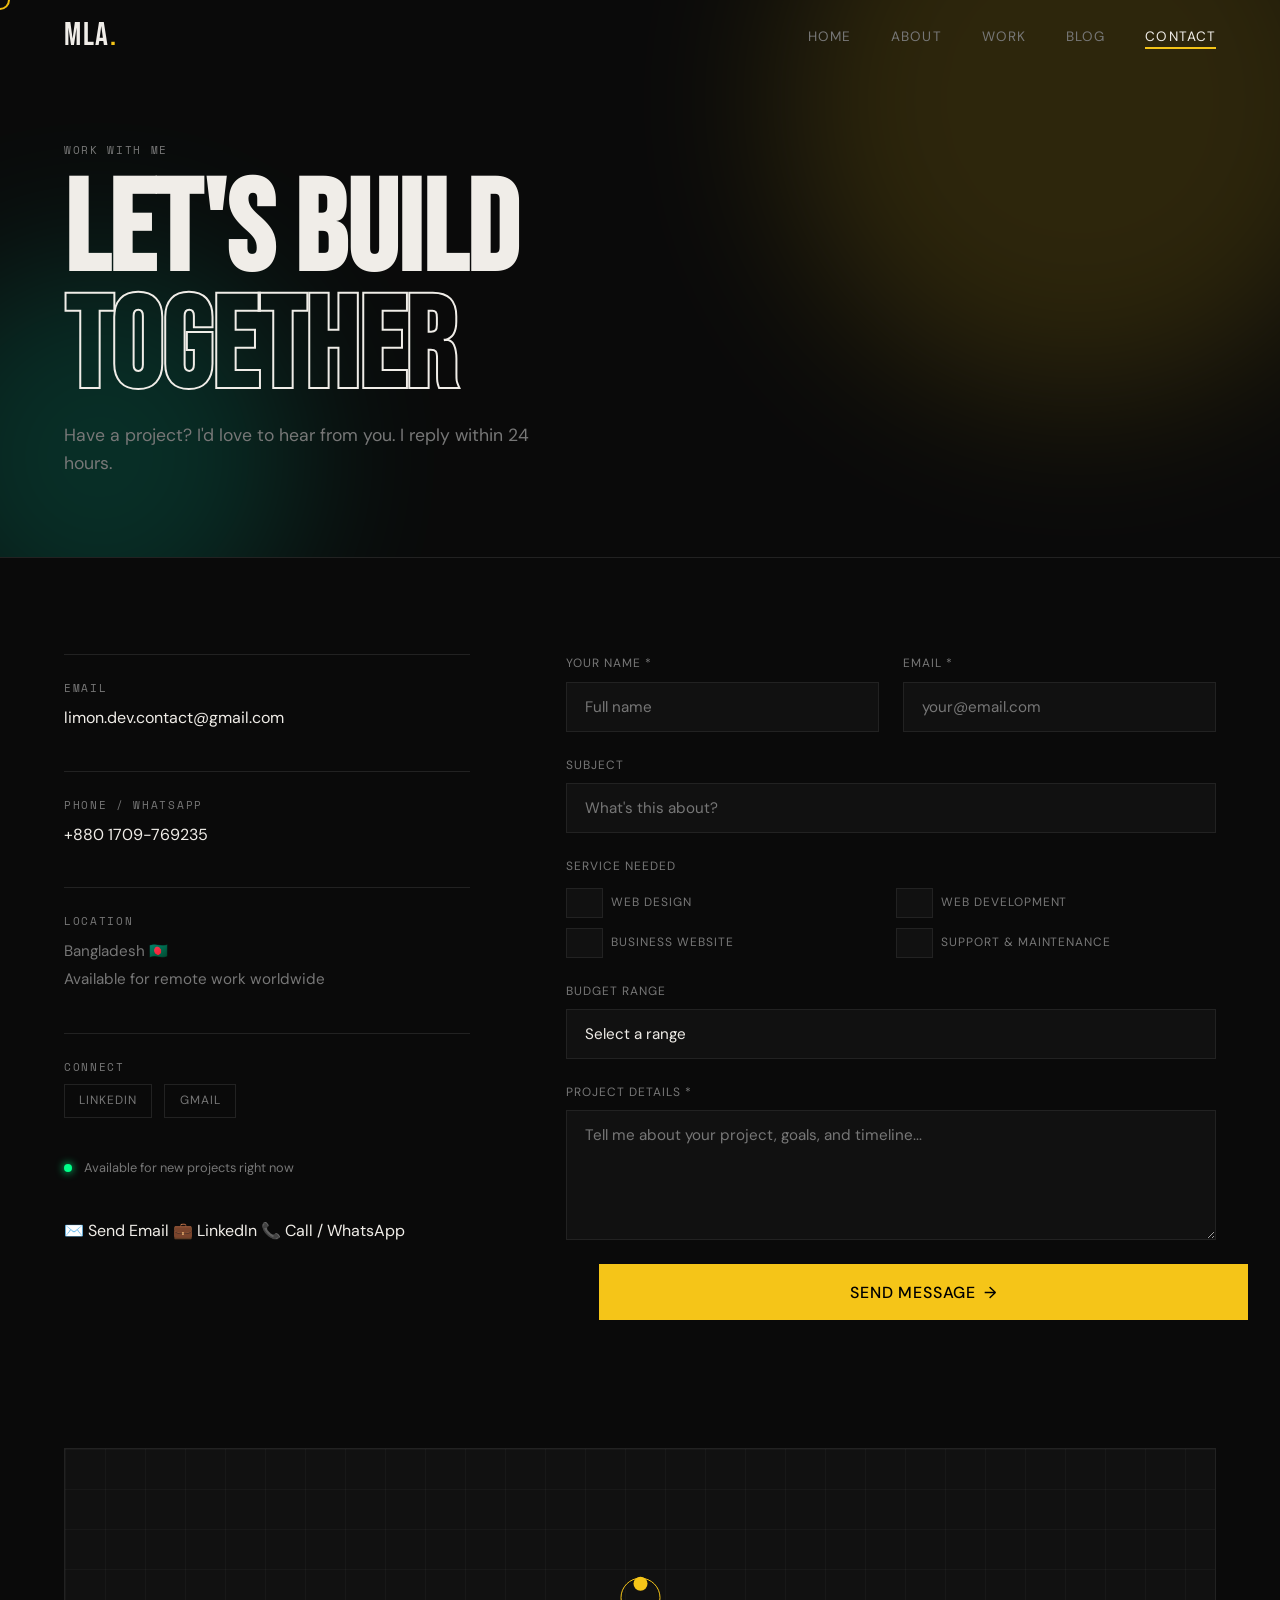
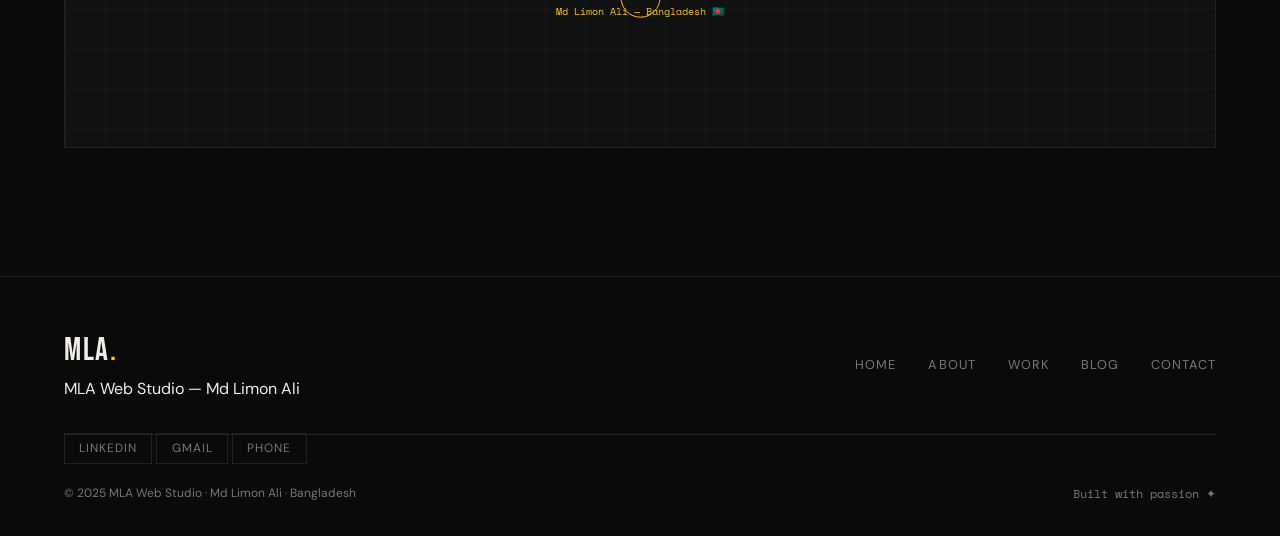
<file: contact.html>
<!DOCTYPE html>
<html lang="en">
<head>
  <meta charset="UTF-8"/>
  <meta name="viewport" content="width=device-width, initial-scale=1.0"/>
  <title>Contact — MLA Web Studio | Md Limon Ali</title>
  <link rel="preconnect" href="https://fonts.googleapis.com">
  <link href="https://fonts.googleapis.com/css2?family=Bebas+Neue&family=DM+Sans:wght@300;400;500&family=Space+Mono&display=swap" rel="stylesheet">
  <link rel="stylesheet" href="style.css">
</head>
<body class="page-inner">

  <nav id="navbar">
    <a href="index.html" class="logo">MLA<span>.</span></a>
    <div class="hamburger" id="hamburger"><span></span><span></span><span></span></div>
    <ul class="nav-links" id="navLinks">
      <li><a href="index.html">Home</a></li>
      <li><a href="about.html">About</a></li>
      <li><a href="portfolio.html">Work</a></li>
      <li><a href="blog.html">Blog</a></li>
      <li><a href="contact.html" class="active">Contact</a></li>
    </ul>
  </nav>

  <section class="page-hero short">
    <div class="orb orb1"></div>
    <div class="orb orb2"></div>
    <div class="page-hero-content">
      <span class="label reveal">WORK WITH ME</span>
      <h1 class="reveal delay-1">Let's Build<br><span class="outline">Together</span></h1>
      <p class="reveal delay-2">Have a project? I'd love to hear from you. I reply within 24 hours.</p>
    </div>
  </section>

  <section class="contact-section">
    <!-- INFO -->
    <div class="contact-info reveal">
      <div class="ci-block">
        <span class="label">EMAIL</span>
        <a href="mailto:limon.dev.contact@gmail.com" class="ci-link">limon.dev.contact@gmail.com</a>
      </div>
      <div class="ci-block">
        <span class="label">PHONE / WHATSAPP</span>
        <a href="tel:+8801709769235" class="ci-link">+880 1709-769235</a>
      </div>
      <div class="ci-block">
        <span class="label">LOCATION</span>
        <p class="ci-text">Bangladesh 🇧🇩<br>Available for remote work worldwide</p>
      </div>
      <div class="ci-block">
        <span class="label">CONNECT</span>
        <div class="social-links">
          <a href="https://www.linkedin.com/in/md-limon-ali-2a3457378/" target="_blank" class="social-btn">LinkedIn</a>
          <a href="mailto:limon.dev.contact@gmail.com" class="social-btn">Gmail</a>
        </div>
      </div>
      <div class="availability-badge">
        <span class="avail-dot"></span>
        <span>Available for new projects right now</span>
      </div>

      <!-- QUICK CONTACT CARDS -->
      <div class="quick-contact">
        <a href="mailto:limon.dev.contact@gmail.com" class="quick-card">
          <span class="qc-icon">✉️</span>
          <span>Send Email</span>
        </a>
        <a href="https://www.linkedin.com/in/md-limon-ali-2a3457378/" target="_blank" class="quick-card">
          <span class="qc-icon">💼</span>
          <span>LinkedIn</span>
        </a>
        <a href="tel:+8801709769235" class="quick-card">
          <span class="qc-icon">📞</span>
          <span>Call / WhatsApp</span>
        </a>
      </div>
    </div>

    <!-- FORM (real Formspree) -->
    <div class="contact-form-wrap reveal delay-1">
      <form
        class="contact-form"
        id="contactForm"
        action="https://formspree.io/f/xwvjpwzg"
        method="POST"
        onsubmit="handleFormSubmit(event)"
      >
        <div class="form-row">
          <div class="form-group">
            <label for="fname">Your Name *</label>
            <input type="text" id="fname" name="name" placeholder="Full name" required/>
          </div>
          <div class="form-group">
            <label for="email">Email *</label>
            <input type="email" id="email" name="email" placeholder="your@email.com" required/>
          </div>
        </div>
        <div class="form-group">
          <label for="subject">Subject</label>
          <input type="text" id="subject" name="subject" placeholder="What's this about?"/>
        </div>
        <div class="form-group">
          <label>Service Needed</label>
          <div class="checkbox-grid">
            <label class="cb-label"><input type="checkbox" name="service" value="Web Design"/> Web Design</label>
            <label class="cb-label"><input type="checkbox" name="service" value="Web Development"/> Web Development</label>
            <label class="cb-label"><input type="checkbox" name="service" value="Business Website"/> Business Website</label>
            <label class="cb-label"><input type="checkbox" name="service" value="Maintenance"/> Support & Maintenance</label>
          </div>
        </div>
        <div class="form-group">
          <label for="budget">Budget Range</label>
          <select id="budget" name="budget">
            <option value="" disabled selected>Select a range</option>
            <option value="Under $200">Under $200</option>
            <option value="$200 – $500">$200 – $500</option>
            <option value="$500 – $1000">$500 – $1,000</option>
            <option value="$1000+">$1,000+</option>
          </select>
        </div>
        <div class="form-group">
          <label for="message">Project Details *</label>
          <textarea id="message" name="message" rows="5" placeholder="Tell me about your project, goals, and timeline..." required></textarea>
        </div>
        <!-- Honeypot spam prevention -->
        <input type="text" name="_gotcha" style="display:none"/>
        <button type="submit" class="btn-primary large full-width" id="submitBtn">
          <span class="btn-text">Send Message</span>
          <span class="btn-icon">→</span>
        </button>
      </form>
      <div class="form-success" id="formSuccess">
        <div class="success-icon">✦</div>
        <h3>Message Sent!</h3>
        <p>Thanks for reaching out! I'll get back to you within 24 hours. Looking forward to working together.</p>
        <a href="index.html" class="btn-ghost" style="margin-top:1rem">← Back to Home</a>
      </div>
    </div>
  </section>

  <!-- MAP -->
  <section class="map-section reveal">
    <div class="map-placeholder">
      <div class="map-grid"></div>
      <div class="map-pin">
        <div class="pin-dot"></div>
        <div class="pin-pulse"></div>
        <span class="pin-label mono">Md Limon Ali — Bangladesh 🇧🇩</span>
      </div>
    </div>
  </section>

  <footer class="site-footer">
    <div class="footer-top">
      <div class="footer-brand">
        <span class="logo">MLA<span>.</span></span>
        <p class="footer-tagline">MLA Web Studio — Md Limon Ali</p>
      </div>
      <ul>
        <li><a href="index.html">Home</a></li>
        <li><a href="about.html">About</a></li>
        <li><a href="portfolio.html">Work</a></li>
        <li><a href="blog.html">Blog</a></li>
        <li><a href="contact.html">Contact</a></li>
      </ul>
    </div>
    <div class="footer-socials">
      <a href="https://www.linkedin.com/in/md-limon-ali-2a3457378/" target="_blank" class="social-btn">LinkedIn</a>
      <a href="mailto:limon.dev.contact@gmail.com" class="social-btn">Gmail</a>
      <a href="tel:+8801709769235" class="social-btn">Phone</a>
    </div>
    <div class="footer-bottom">
      <span>© 2025 MLA Web Studio · Md Limon Ali · Bangladesh</span>
      <span class="mono">Built with passion ✦</span>
    </div>
  </footer>

  <div class="cursor" id="cursor"></div>
  <script src="main.js"></script>
</body>
</html>
</file>
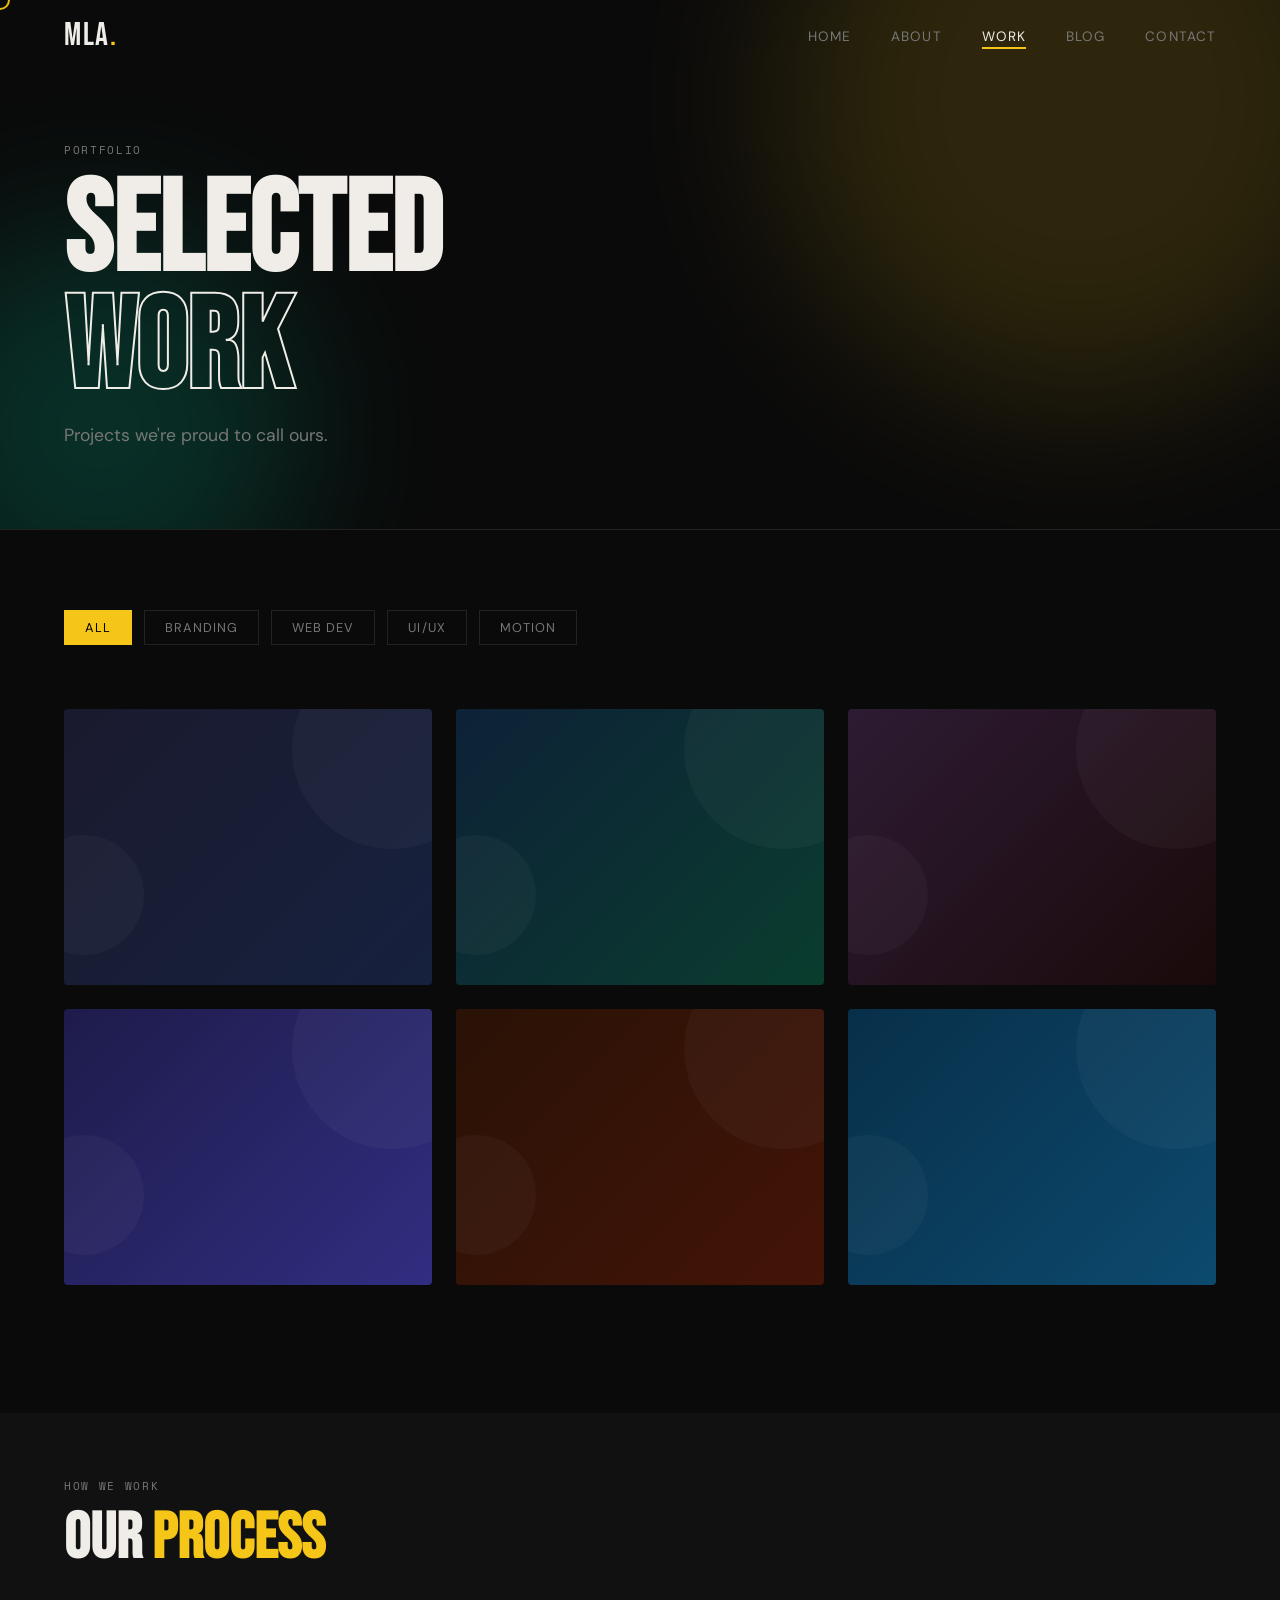
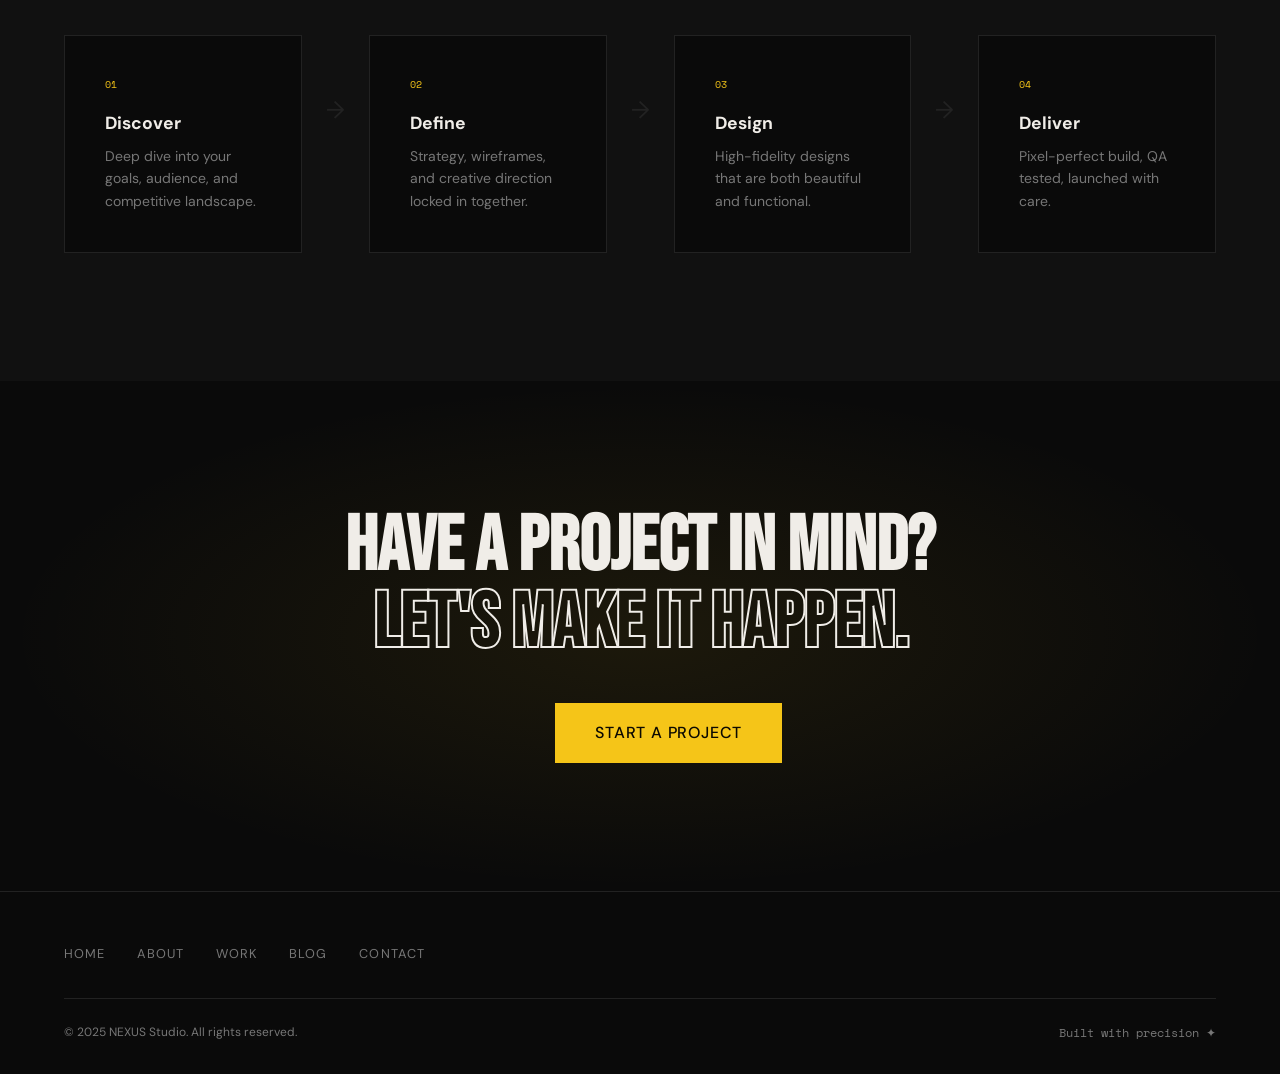
<file: portfolio.html>
<!DOCTYPE html>
<html lang="en">
<head>
  <meta charset="UTF-8"/>
  <meta name="viewport" content="width=device-width, initial-scale=1.0"/>
  <title>MLA Web Studio</title>
  <link rel="preconnect" href="https://fonts.googleapis.com">
  <link href="https://fonts.googleapis.com/css2?family=Bebas+Neue&family=DM+Sans:wght@300;400;500&family=Space+Mono&display=swap" rel="stylesheet">
  <link rel="stylesheet" href="style.css">
</head>
<body class="page-inner">

  <nav id="navbar">
    <a href="index.html" class="logo">MLA<span>.</span></a>
    <div class="hamburger" id="hamburger"><span></span><span></span><span></span></div>
    <ul class="nav-links" id="navLinks">
      <li><a href="index.html">Home</a></li>
      <li><a href="about.html">About</a></li>
      <li><a href="portfolio.html" class="active">Work</a></li>
      <li><a href="blog.html">Blog</a></li>
      <li><a href="contact.html">Contact</a></li>
    </ul>
  </nav>

  <section class="page-hero">
    <div class="orb orb1"></div>
    <div class="orb orb2"></div>
    <div class="page-hero-content">
      <span class="label reveal">PORTFOLIO</span>
      <h1 class="reveal delay-1">Selected<br><span class="outline">Work</span></h1>
      <p class="reveal delay-2">Projects we're proud to call ours.</p>
    </div>
  </section>

  <!-- FILTER -->
  <section class="portfolio-section">
    <div class="filter-bar reveal">
      <button class="filter-btn active" data-filter="all">All</button>
      <button class="filter-btn" data-filter="branding">Branding</button>
      <button class="filter-btn" data-filter="web">Web Dev</button>
      <button class="filter-btn" data-filter="ux">UI/UX</button>
      <button class="filter-btn" data-filter="motion">Motion</button>
    </div>

    <div class="portfolio-grid" id="portfolioGrid">

      <div class="p-card reveal" data-cat="branding web" style="--pc:#f5c518">
        <div class="p-card-inner" style="background:linear-gradient(135deg,#1a1a2e,#16213e)">
          <div class="p-overlay">
            <span class="p-tag">Branding · Web</span>
            <h3>Aurum Finance</h3>
            <p>Premium fintech rebrand & dashboard UI for a wealth management firm.</p>
          </div>
          <div class="p-shape s1"></div>
          <div class="p-shape s2"></div>
        </div>
      </div>

      <div class="p-card reveal delay-1" data-cat="ux" style="--pc:#00ffcc">
        <div class="p-card-inner" style="background:linear-gradient(135deg,#0d2137,#0a3d2e)">
          <div class="p-overlay">
            <span class="p-tag">UI/UX</span>
            <h3>GreenPulse App</h3>
            <p>Sustainability tracking mobile app with gamification elements.</p>
          </div>
          <div class="p-shape s1"></div>
          <div class="p-shape s2"></div>
        </div>
      </div>

      <div class="p-card reveal delay-2" data-cat="motion branding" style="--pc:#ff4d6d">
        <div class="p-card-inner" style="background:linear-gradient(135deg,#2d1b33,#1a0a0a)">
          <div class="p-overlay">
            <span class="p-tag">Motion · Branding</span>
            <h3>Velvet Studio</h3>
            <p>Artist portfolio with full motion identity system.</p>
          </div>
          <div class="p-shape s1"></div>
          <div class="p-shape s2"></div>
        </div>
      </div>

      <div class="p-card reveal" data-cat="web ux" style="--pc:#a78bfa">
        <div class="p-card-inner" style="background:linear-gradient(135deg,#1e1b4b,#312e81)">
          <div class="p-overlay">
            <span class="p-tag">Web · UX</span>
            <h3>Orbit SaaS</h3>
            <p>B2B analytics platform — design system & front-end build.</p>
          </div>
          <div class="p-shape s1"></div>
          <div class="p-shape s2"></div>
        </div>
      </div>

      <div class="p-card reveal delay-1" data-cat="branding" style="--pc:#fb923c">
        <div class="p-card-inner" style="background:linear-gradient(135deg,#2a1206,#431407)">
          <div class="p-overlay">
            <span class="p-tag">Branding</span>
            <h3>Ember Coffee</h3>
            <p>Artisan coffee brand identity, packaging, and print collateral.</p>
          </div>
          <div class="p-shape s1"></div>
          <div class="p-shape s2"></div>
        </div>
      </div>

      <div class="p-card reveal delay-2" data-cat="motion web" style="--pc:#38bdf8">
        <div class="p-card-inner" style="background:linear-gradient(135deg,#082f49,#0c4a6e)">
          <div class="p-overlay">
            <span class="p-tag">Motion · Web</span>
            <h3>AquaFlow</h3>
            <p>Interactive water conservation campaign microsite.</p>
          </div>
          <div class="p-shape s1"></div>
          <div class="p-shape s2"></div>
        </div>
      </div>

    </div>
  </section>

  <!-- PROCESS -->
  <section class="process-section">
    <div class="section-header reveal">
      <span class="label">HOW WE WORK</span>
      <h2>Our <em>Process</em></h2>
    </div>
    <div class="process-steps">
      <div class="p-step reveal">
        <span class="step-num">01</span>
        <h3>Discover</h3>
        <p>Deep dive into your goals, audience, and competitive landscape.</p>
      </div>
      <div class="step-arrow reveal delay-1">→</div>
      <div class="p-step reveal delay-1">
        <span class="step-num">02</span>
        <h3>Define</h3>
        <p>Strategy, wireframes, and creative direction locked in together.</p>
      </div>
      <div class="step-arrow reveal delay-2">→</div>
      <div class="p-step reveal delay-2">
        <span class="step-num">03</span>
        <h3>Design</h3>
        <p>High-fidelity designs that are both beautiful and functional.</p>
      </div>
      <div class="step-arrow reveal delay-3">→</div>
      <div class="p-step reveal delay-3">
        <span class="step-num">04</span>
        <h3>Deliver</h3>
        <p>Pixel-perfect build, QA tested, launched with care.</p>
      </div>
    </div>
  </section>

  <section class="cta-banner reveal">
    <h2>Have a project in mind?<br><span class="outline">Let's make it happen.</span></h2>
    <a href="contact.html" class="btn-primary large">Start a Project</a>
  </section>

  <footer class="site-footer">
    <div class="footer-top">
      <!-- <span class="logo">nx<span>.</span></span> -->
      <ul>
        <li><a href="index.html">Home</a></li>
        <li><a href="about.html">About</a></li>
        <li><a href="portfolio.html">Work</a></li>
        <li><a href="blog.html">Blog</a></li>
        <li><a href="contact.html">Contact</a></li>
      </ul>
    </div>
    <div class="footer-bottom">
      <span>© 2025 NEXUS Studio. All rights reserved.</span>
      <span class="mono">Built with precision ✦</span>
    </div>
  </footer>

  <div class="cursor" id="cursor"></div>
  <script src="main.js"></script>
</body>
</html>
</file>
<file: style.css>
/* ===========================
   NEXUS STUDIO — style.css
   =========================== */

/* ---- RESET & VARIABLES ---- */
*, *::before, *::after { margin:0; padding:0; box-sizing:border-box; }

:root {
  --bg: #0a0a0a;
  --surface: #111111;
  --border: #222222;
  --text: #f0ede8;
  --muted: #777777;
  --accent: #f5c518;
  --accent2: #00ffcc;
  --danger: #ff4d6d;
  --font-display: 'Bebas Neue', sans-serif;
  --font-body: 'DM Sans', sans-serif;
  --font-mono: 'Space Mono', monospace;
  --nav-h: 72px;
  --ease: cubic-bezier(0.4, 0, 0.2, 1);
}

html { scroll-behavior: smooth; }

body {
  background: var(--bg);
  color: var(--text);
  font-family: var(--font-body);
  font-size: 16px;
  line-height: 1.6;
  overflow-x: hidden;
  cursor: none;
}

a { color: inherit; text-decoration: none; }
em { font-style: normal; color: var(--accent); }
.mono { font-family: var(--font-mono); font-size: 0.75rem; }
.label { font-family: var(--font-mono); font-size: 0.7rem; letter-spacing: 0.15em; color: var(--muted); text-transform: uppercase; }

/* ---- SCROLLBAR ---- */
::-webkit-scrollbar { width: 4px; }
::-webkit-scrollbar-track { background: var(--bg); }
::-webkit-scrollbar-thumb { background: var(--accent); border-radius: 2px; }

/* ---- CUSTOM CURSOR ---- */
.cursor {
  width: 20px; height: 20px;
  border: 2px solid var(--accent);
  border-radius: 50%;
  position: fixed;
  top: 0; left: 0;
  pointer-events: none;
  z-index: 9999;
  transition: transform 0.15s var(--ease), opacity 0.2s;
  transform: translate(-50%, -50%);
  mix-blend-mode: difference;
}
.cursor.expanded { transform: translate(-50%,-50%) scale(2.5); opacity: 0.5; }

/* ---- NAVBAR ---- */
#navbar {
  position: fixed; top: 0; left: 0; right: 0;
  height: var(--nav-h);
  display: flex; align-items: center; justify-content: space-between;
  padding: 0 5%;
  z-index: 1000;
  transition: background 0.3s, border-color 0.3s;
  border-bottom: 1px solid transparent;
}
#navbar.scrolled {
  background: rgba(10,10,10,0.95);
  backdrop-filter: blur(12px);
  border-color: var(--border);
}
.logo {
  font-family: var(--font-display);
  font-size: 2rem;
  letter-spacing: 0.05em;
  color: var(--text);
}
.logo span { color: var(--accent); }

.nav-links {
  list-style: none;
  display: flex; gap: 2.5rem;
}
.nav-links a {
  font-size: 0.85rem;
  letter-spacing: 0.08em;
  text-transform: uppercase;
  color: var(--muted);
  position: relative;
  transition: color 0.2s;
}
.nav-links a::after {
  content:''; position: absolute; bottom: -4px; left:0;
  width:0; height:2px; background: var(--accent);
  transition: width 0.25s var(--ease);
}
.nav-links a:hover, .nav-links a.active { color: var(--text); }
.nav-links a:hover::after, .nav-links a.active::after { width: 100%; }

/* Hamburger */
.hamburger { display: none; flex-direction: column; gap: 5px; cursor: pointer; z-index: 1010; }
.hamburger span { display: block; width: 24px; height: 2px; background: var(--text); transition: all 0.3s; }
.hamburger.open span:nth-child(1) { transform: rotate(45deg) translate(5px,5px); }
.hamburger.open span:nth-child(2) { opacity: 0; }
.hamburger.open span:nth-child(3) { transform: rotate(-45deg) translate(5px,-5px); }

/* ---- REVEAL ANIMATION ---- */
.reveal {
  opacity: 0;
  transform: translateY(30px);
  transition: opacity 0.7s var(--ease), transform 0.7s var(--ease);
}
.reveal.visible { opacity: 1; transform: translateY(0); }
.delay-1 { transition-delay: 0.1s; }
.delay-2 { transition-delay: 0.2s; }
.delay-3 { transition-delay: 0.3s; }

/* ---- BUTTONS ---- */
.btn-primary {
  display: inline-flex; align-items: center; gap: 0.5rem;
  background: var(--accent); color: #000;
  font-family: var(--font-body); font-weight: 500;
  font-size: 0.875rem; letter-spacing: 0.05em;
  padding: 0.875rem 2rem;
  border: none; cursor: pointer;
  transition: background 0.2s, transform 0.2s, box-shadow 0.2s;
  text-transform: uppercase;
}
.btn-primary:hover {
  background: #fff; color: #000;
  transform: translateY(-2px);
  box-shadow: 0 8px 24px rgba(245,197,24,0.25);
}
.btn-primary.large { font-size: 1rem; padding: 1.1rem 2.5rem; }
.btn-primary.full-width { width: 100%; justify-content: center; }

.btn-ghost {
  display: inline-flex; align-items: center;
  color: var(--text); font-size: 0.875rem;
  border-bottom: 1px solid var(--border);
  padding-bottom: 2px;
  transition: color 0.2s, border-color 0.2s;
  text-transform: uppercase; letter-spacing: 0.05em;
}
.btn-ghost:hover { color: var(--accent); border-color: var(--accent); }

/* ---- HERO ---- */
.hero {
  min-height: 100vh;
  display: flex; flex-direction: column;
  justify-content: center;
  position: relative; overflow: hidden;
  padding: var(--nav-h) 5% 0;
}
.hero-bg {
  position: absolute; inset:0;
  pointer-events: none;
}
.grid-overlay {
  position: absolute; inset:0;
  background-image:
    linear-gradient(rgba(255,255,255,0.02) 1px, transparent 1px),
    linear-gradient(90deg, rgba(255,255,255,0.02) 1px, transparent 1px);
  background-size: 60px 60px;
}
.orb {
  position: absolute;
  border-radius: 50%;
  filter: blur(80px);
  opacity: 0.15;
  animation: float 8s ease-in-out infinite;
}
.orb1 { width: 600px; height: 600px; background: var(--accent); top: -200px; right: -100px; }
.orb2 { width: 400px; height: 400px; background: var(--accent2); bottom: -100px; left: -100px; animation-delay: -4s; }
@keyframes float {
  0%,100% { transform: translateY(0) scale(1); }
  50% { transform: translateY(-30px) scale(1.05); }
}

.hero-content {
  position: relative; z-index: 1;
  max-width: 900px;
  display: flex; flex-direction: column; gap: 1.5rem;
}
.tag {
  font-family: var(--font-mono); font-size: 0.7rem;
  letter-spacing: 0.2em; color: var(--accent);
  text-transform: uppercase;
}
.hero-title {
  font-family: var(--font-display);
  font-size: clamp(5rem, 13vw, 11rem);
  line-height: 0.92;
  letter-spacing: -0.01em;
}
.outline {
  -webkit-text-stroke: 2px var(--text);
  color: transparent;
}
.hero-sub {
  font-size: 1.1rem; color: var(--muted);
  max-width: 480px; line-height: 1.7;
}
.hero-cta { display: flex; gap: 1.5rem; align-items: center; flex-wrap: wrap; }

/* Ticker */
.hero-ticker {
  position: absolute; bottom: 0; left:0; right:0;
  border-top: 1px solid var(--border);
  overflow: hidden;
  padding: 1rem 0;
  background: rgba(10,10,10,0.5);
}
.ticker-inner {
  display: flex; white-space: nowrap;
  animation: ticker 20s linear infinite;
  font-family: var(--font-mono); font-size: 0.7rem;
  letter-spacing: 0.15em; color: var(--muted);
}
@keyframes ticker { from { transform: translateX(0); } to { transform: translateX(-50%); } }

/* ---- STATS ---- */
.stats-bar {
  display: flex; justify-content: space-around;
  padding: 5rem 5%;
  border-top: 1px solid var(--border);
  border-bottom: 1px solid var(--border);
  flex-wrap: wrap; gap: 3rem;
}
.stat { text-align: center; }
.stat span { font-family: var(--font-display); font-size: 4rem; color: var(--accent); }
.stat p { font-size: 0.8rem; color: var(--muted); letter-spacing: 0.1em; text-transform: uppercase; margin-top: 0.3rem; }

/* ---- SECTIONS ---- */
.section-header { margin-bottom: 4rem; }
.section-header span.label { display: block; margin-bottom: 0.75rem; }
.section-header h2 {
  font-family: var(--font-display);
  font-size: clamp(2.5rem, 5vw, 4rem);
  line-height: 1;
}

/* ---- SERVICES ---- */
.services { padding: 8rem 5%; }
.services-grid {
  display: grid;
  grid-template-columns: repeat(auto-fit, minmax(260px, 1fr));
  gap: 1px;
  border: 1px solid var(--border);
}
.service-card {
  padding: 3rem 2.5rem;
  border: 0;
  background: var(--surface);
  position: relative; overflow: hidden;
  transition: background 0.3s;
}
.service-card:hover { background: #161616; }
.service-card:hover .card-icon { color: var(--accent); transform: scale(1.2) rotate(15deg); }
.card-num {
  font-family: var(--font-mono); font-size: 0.65rem;
  color: var(--muted); margin-bottom: 2rem;
}
.card-icon {
  font-size: 2.5rem; color: var(--border);
  display: block; margin-bottom: 1.5rem;
  transition: color 0.3s, transform 0.3s;
}
.service-card h3 { font-size: 1.25rem; font-weight: 500; margin-bottom: 0.75rem; }
.service-card p { color: var(--muted); font-size: 0.9rem; line-height: 1.7; }
.card-link {
  display: inline-block; margin-top: 1.5rem;
  font-size: 0.8rem; font-family: var(--font-mono);
  color: var(--accent); letter-spacing: 0.05em;
  transition: gap 0.2s;
}
.card-link:hover { text-decoration: underline; }

/* ---- FEATURED WORK ---- */
.featured-work { padding: 4rem 5% 8rem; }
.work-grid {
  display: grid;
  grid-template-columns: 1.5fr 1fr 1fr;
  gap: 1.5rem;
}
.work-card {
  position: relative; overflow: hidden;
  border-radius: 4px;
  min-height: 380px;
  cursor: pointer;
}
.work-card.big { min-height: 420px; }
.work-bg { position: absolute; inset:0; }
.work-info {
  position: absolute; bottom:0; left:0; right:0;
  padding: 2rem;
  background: linear-gradient(transparent, rgba(0,0,0,0.85));
  transform: translateY(4px);
  transition: transform 0.3s;
}
.work-card:hover .work-info { transform: translateY(0); }
.work-card:hover { box-shadow: 0 0 0 2px var(--accent); }
.work-tag { font-family: var(--font-mono); font-size: 0.65rem; color: var(--accent); letter-spacing: 0.1em; text-transform: uppercase; }
.work-info h3 { font-family: var(--font-display); font-size: 1.75rem; margin: 0.3rem 0 0.2rem; }
.work-info p { font-size: 0.85rem; color: rgba(255,255,255,0.6); }
.center-btn { text-align: center; margin-top: 4rem; }

/* ---- TESTIMONIALS ---- */
.testimonial-section {
  padding: 8rem 5%;
  background: var(--surface);
  border-top: 1px solid var(--border);
  border-bottom: 1px solid var(--border);
}
.test-inner {
  max-width: 800px; margin: 0 auto; text-align: center;
}
.test-quote {
  font-family: var(--font-display);
  font-size: 8rem; line-height: 0.5;
  color: var(--accent); opacity: 0.3;
  margin-bottom: 1.5rem;
}
blockquote {
  font-size: clamp(1.2rem, 2.5vw, 1.5rem);
  font-weight: 300; line-height: 1.6;
  transition: opacity 0.4s;
}
.test-author {
  font-family: var(--font-mono); font-size: 0.75rem;
  color: var(--muted); margin-top: 2rem;
  transition: opacity 0.4s;
}
.test-dots { margin-top: 2rem; display: flex; gap: 0.5rem; justify-content: center; }
.dot { width: 8px; height: 8px; border-radius: 50%; background: var(--border); cursor: pointer; transition: background 0.2s; }
.dot.active { background: var(--accent); }

/* ---- CTA BANNER ---- */
.cta-banner {
  padding: 8rem 5%;
  text-align: center;
  position: relative; overflow: hidden;
}
.cta-banner::before {
  content:'';
  position: absolute; inset:0;
  background: radial-gradient(ellipse at center, rgba(245,197,24,0.08) 0%, transparent 70%);
}
.cta-banner h2 {
  font-family: var(--font-display);
  font-size: clamp(2.5rem, 6vw, 5rem);
  line-height: 1; margin-bottom: 2.5rem;
  position: relative;
}

/* ---- FOOTER ---- */
.site-footer {
  border-top: 1px solid var(--border);
  padding: 3rem 5% 2rem;
}
.footer-top {
  display: flex; justify-content: space-between; align-items: center;
  padding-bottom: 2rem;
  border-bottom: 1px solid var(--border);
  flex-wrap: wrap; gap: 1.5rem;
}
.footer-top ul { list-style: none; display: flex; gap: 2rem; flex-wrap: wrap; }
.footer-top a { font-size: 0.8rem; color: var(--muted); text-transform: uppercase; letter-spacing: 0.08em; transition: color 0.2s; }
.footer-top a:hover { color: var(--text); }
.footer-bottom {
  display: flex; justify-content: space-between;
  padding-top: 1.5rem;
  font-size: 0.75rem; color: var(--muted);
  flex-wrap: wrap; gap: 0.5rem;
}

/* ---- PAGE HERO (inner pages) ---- */
.page-hero {
  min-height: 55vh;
  display: flex; align-items: flex-end;
  padding: calc(var(--nav-h) + 4rem) 5% 5rem;
  position: relative; overflow: hidden;
  border-bottom: 1px solid var(--border);
}
.page-hero.short { min-height: 45vh; }
.page-hero-content { position: relative; z-index:1; }
.page-hero-content h1 {
  font-family: var(--font-display);
  font-size: clamp(4rem, 10vw, 8rem);
  line-height: 0.92; margin: 0.75rem 0;
}
.page-hero-content p { font-size: 1.1rem; color: var(--muted); max-width: 480px; }

/* ---- ABOUT PAGE ---- */
.about-mission {
  display: grid; grid-template-columns: 1fr 1fr;
  gap: 6rem; align-items: center;
  padding: 8rem 5%;
}
.mission-text h2 {
  font-size: clamp(1.5rem, 3vw, 2.25rem);
  font-weight: 300; line-height: 1.4; margin-top: 1rem;
}
.img-placeholder {
  aspect-ratio: 4/3;
  background: var(--surface);
  border: 1px solid var(--border);
  border-radius: 4px;
  display: flex; align-items: center; justify-content: center;
  position: relative; overflow: hidden;
}
.img-inner {
  text-align: center;
  position: relative; z-index:1;
}
.img-inner .mono { color: var(--muted); letter-spacing: 0.2em; }
.img-geo {
  width: 120px; height: 120px;
  border: 1px solid var(--border);
  border-radius: 50%;
  margin: 1.5rem auto;
  background: conic-gradient(from 0deg, transparent, var(--accent), transparent);
  animation: spin 6s linear infinite;
}
@keyframes spin { to { transform: rotate(360deg); } }

.values-section { padding: 4rem 5% 8rem; }
.values-grid {
  display: grid; grid-template-columns: repeat(auto-fit, minmax(240px,1fr));
  gap: 3rem;
}
.value-item { padding: 2.5rem 0; border-top: 1px solid var(--border); }
.v-icon { font-size: 2rem; color: var(--accent); display: block; margin-bottom: 1.2rem; }
.value-item h3 { font-size: 1.15rem; margin-bottom: 0.5rem; }
.value-item p { color: var(--muted); font-size: 0.9rem; }

.team-section { padding: 4rem 5% 8rem; background: var(--surface); }
.team-grid {
  display: grid; grid-template-columns: repeat(auto-fit, minmax(240px,1fr));
  gap: 2rem;
}
.team-card {
  padding: 2.5rem;
  border: 1px solid var(--border);
  background: var(--bg);
  transition: border-color 0.3s, transform 0.3s;
}
.team-card:hover { border-color: var(--accent); transform: translateY(-4px); }
.team-avatar {
  width: 72px; height: 72px; border-radius: 50%;
  background: var(--surface);
  border: 2px solid var(--tc, var(--accent));
  display: flex; align-items: center; justify-content: center;
  font-family: var(--font-display); font-size: 1.5rem;
  color: var(--tc, var(--accent));
  margin-bottom: 1.5rem;
}
.team-card h3 { font-size: 1.1rem; margin-bottom: 0.2rem; }
.role { color: var(--muted); display: block; margin-bottom: 0.75rem; }
.team-card p { font-size: 0.875rem; color: var(--muted); }

.timeline-section { padding: 4rem 5% 8rem; }
.timeline { max-width: 800px; margin: 0 auto; position: relative; }
.timeline::before {
  content:''; position: absolute; left: 50%; top:0; bottom:0;
  width: 1px; background: var(--border);
  transform: translateX(-50%);
}
.tl-item {
  display: grid; grid-template-columns: 1fr 1fr;
  gap: 3rem; margin-bottom: 4rem; align-items: center;
}
.tl-item.right .tl-year { order: 1; text-align: left; }
.tl-item.right .tl-content { order: 0; text-align: right; }
.tl-year {
  font-family: var(--font-display); font-size: 3.5rem;
  color: var(--accent); text-align: right;
}
.tl-content h3 { font-size: 1.1rem; margin-bottom: 0.5rem; }
.tl-content p { font-size: 0.875rem; color: var(--muted); }

/* ---- PORTFOLIO PAGE ---- */
.portfolio-section { padding: 5rem 5% 8rem; }
.filter-bar {
  display: flex; gap: 0.75rem; flex-wrap: wrap; margin-bottom: 4rem;
}
.filter-btn {
  padding: 0.5rem 1.25rem;
  background: transparent; color: var(--muted);
  border: 1px solid var(--border);
  font-family: var(--font-body); font-size: 0.8rem;
  text-transform: uppercase; letter-spacing: 0.08em;
  cursor: pointer; transition: all 0.2s;
}
.filter-btn.active, .filter-btn:hover {
  background: var(--accent); color: #000; border-color: var(--accent);
}
.portfolio-grid {
  display: grid;
  grid-template-columns: repeat(auto-fit, minmax(320px, 1fr));
  gap: 1.5rem;
}
.p-card {
  aspect-ratio: 4/3;
  position: relative; overflow: hidden;
  border-radius: 4px; cursor: pointer;
  transition: opacity 0.4s, transform 0.3s;
}
.p-card.hidden { opacity: 0; pointer-events: none; transform: scale(0.95); }
.p-card-inner { position: absolute; inset:0; }
.p-overlay {
  position: absolute; inset:0; padding: 2.5rem;
  display: flex; flex-direction: column; justify-content: flex-end;
  background: linear-gradient(transparent 30%, rgba(0,0,0,0.9));
  opacity: 0; transition: opacity 0.3s;
}
.p-card:hover .p-overlay { opacity: 1; }
.p-card:hover { box-shadow: 0 0 0 2px var(--pc, var(--accent)); }
.p-tag { font-family: var(--font-mono); font-size: 0.65rem; color: var(--pc, var(--accent)); letter-spacing: 0.1em; text-transform: uppercase; }
.p-overlay h3 { font-family: var(--font-display); font-size: 2rem; margin: 0.3rem 0 0.25rem; }
.p-overlay p { font-size: 0.85rem; color: rgba(255,255,255,0.65); }
.p-shape {
  position: absolute; border-radius: 50%;
  background: rgba(255,255,255,0.03);
}
.p-shape.s1 { width: 200px; height: 200px; top:-60px; right:-60px; }
.p-shape.s2 { width: 120px; height: 120px; bottom: 30px; left: -40px; }

.process-section { padding: 4rem 5% 8rem; background: var(--surface); }
.process-steps {
  display: flex; align-items: flex-start;
  gap: 1.5rem; flex-wrap: wrap;
}
.p-step {
  flex: 1; min-width: 180px;
  padding: 2.5rem;
  background: var(--bg);
  border: 1px solid var(--border);
}
.step-num {
  font-family: var(--font-mono); font-size: 0.65rem;
  color: var(--accent); display: block; margin-bottom: 1rem;
}
.p-step h3 { font-size: 1.1rem; margin-bottom: 0.5rem; }
.p-step p { font-size: 0.875rem; color: var(--muted); }
.step-arrow {
  font-size: 1.5rem; color: var(--border);
  padding-top: 3.5rem;
  align-self: flex-start;
}

/* ---- BLOG PAGE ---- */
.blog-section { padding: 5rem 5% 8rem; }
.blog-featured {
  padding: 4rem;
  background: var(--surface);
  border: 1px solid var(--border);
  border-left: 4px solid var(--accent);
  margin-bottom: 5rem;
}
.bf-meta { display: flex; gap: 1.5rem; align-items: center; margin-bottom: 1.25rem; }
.blog-tag {
  font-family: var(--font-mono); font-size: 0.65rem;
  text-transform: uppercase; letter-spacing: 0.1em;
  color: var(--accent);
  background: rgba(245,197,24,0.08);
  padding: 0.2rem 0.6rem;
}
.blog-date { color: var(--muted); }
.bf-title {
  font-family: var(--font-display);
  font-size: clamp(2rem, 4vw, 3rem);
  line-height: 1.1; margin-bottom: 1rem;
}
.bf-excerpt { color: var(--muted); font-size: 1rem; max-width: 640px; line-height: 1.7; margin-bottom: 2rem; }

.blog-grid {
  display: grid; grid-template-columns: repeat(auto-fit, minmax(300px,1fr));
  gap: 2rem; margin-bottom: 5rem;
}
.blog-card {
  background: var(--surface);
  border: 1px solid var(--border);
  padding: 0 0 2.5rem;
  transition: border-color 0.3s, transform 0.3s;
}
.blog-card:hover { border-color: var(--accent); transform: translateY(-4px); }
.bc-thumb {
  height: 180px; display: flex; align-items: center;
  justify-content: center; font-size: 3rem;
  color: var(--bca, var(--accent));
  margin-bottom: 2rem; position: relative; overflow: hidden;
}
.bc-meta { display: flex; gap: 1rem; align-items: center; padding: 0 2rem; margin-bottom: 0.75rem; }
.blog-card h3 { font-size: 1.05rem; padding: 0 2rem; margin-bottom: 0.5rem; }
.blog-card p { font-size: 0.875rem; color: var(--muted); padding: 0 2rem; margin-bottom: 1.25rem; }

.newsletter-box {
  background: var(--surface);
  border: 1px solid var(--border);
  padding: 4rem;
  display: grid; grid-template-columns: 1fr 1fr;
  gap: 3rem; align-items: center;
  position: relative; overflow: hidden;
}
.newsletter-box::before {
  content:''; position: absolute; right:-100px; top:-100px;
  width: 300px; height: 300px; border-radius: 50%;
  background: radial-gradient(circle, rgba(245,197,24,0.06), transparent);
}
.nl-content h3 { font-family: var(--font-display); font-size: 2rem; margin: 0.5rem 0 0.75rem; }
.nl-content p { font-size: 0.9rem; color: var(--muted); }
.nl-form { display: flex; gap: 0; grid-column: span 1; }
.nl-form input {
  flex: 1; padding: 0.875rem 1.25rem;
  background: var(--bg); border: 1px solid var(--border);
  border-right: none; color: var(--text);
  font-family: var(--font-body); font-size: 0.9rem;
  outline: none; transition: border-color 0.2s;
}
.nl-form input:focus { border-color: var(--accent); }
.nl-form input::placeholder { color: var(--muted); }
.nl-success {
  display: none; grid-column: 2;
  font-family: var(--font-mono); font-size: 0.85rem;
  color: var(--accent2); align-self: center;
}

/* ---- CONTACT PAGE ---- */
.contact-section {
  display: grid; grid-template-columns: 1fr 1.6fr;
  gap: 6rem; padding: 6rem 5% 8rem;
}
.contact-info { display: flex; flex-direction: column; gap: 2.5rem; }
.ci-block { border-top: 1px solid var(--border); padding-top: 1.5rem; }
.ci-block .label { display: block; margin-bottom: 0.5rem; }
.ci-link {
  font-size: 1rem; color: var(--text);
  transition: color 0.2s;
}
.ci-link:hover { color: var(--accent); }
.ci-text { font-size: 0.95rem; color: var(--muted); line-height: 1.8; }
.social-links { display: flex; gap: 0.75rem; flex-wrap: wrap; margin-top: 0.25rem; }
.social-btn {
  padding: 0.4rem 0.9rem;
  border: 1px solid var(--border);
  font-size: 0.75rem; text-transform: uppercase;
  letter-spacing: 0.08em; color: var(--muted);
  transition: all 0.2s;
}
.social-btn:hover { border-color: var(--accent); color: var(--accent); }
.availability-badge {
  display: flex; align-items: center; gap: 0.75rem;
  font-size: 0.8rem; color: var(--muted);
}
.avail-dot {
  width: 8px; height: 8px; border-radius: 50%;
  background: #00ff88;
  box-shadow: 0 0 8px #00ff88;
  animation: blink 2s ease-in-out infinite;
}
@keyframes blink { 0%,100% { opacity:1; } 50% { opacity:0.3; } }

.contact-form-wrap { position: relative; }
.contact-form { display: flex; flex-direction: column; gap: 1.5rem; }
.form-row { display: grid; grid-template-columns: 1fr 1fr; gap: 1.5rem; }
.form-group { display: flex; flex-direction: column; gap: 0.5rem; }
.form-group label { font-size: 0.75rem; text-transform: uppercase; letter-spacing: 0.08em; color: var(--muted); }
.form-group input,
.form-group select,
.form-group textarea {
  background: var(--surface);
  border: 1px solid var(--border);
  color: var(--text);
  font-family: var(--font-body); font-size: 0.95rem;
  padding: 0.875rem 1.1rem;
  outline: none; transition: border-color 0.2s;
  appearance: none; resize: vertical;
}
.form-group input:focus,
.form-group select:focus,
.form-group textarea:focus { border-color: var(--accent); }
.form-group input::placeholder,
.form-group textarea::placeholder { color: var(--muted); }
.form-group select { cursor: pointer; }
.checkbox-grid {
  display: grid; grid-template-columns: 1fr 1fr;
  gap: 0.6rem; margin-top: 0.25rem;
}
.cb-label {
  display: flex; align-items: center; gap: 0.5rem;
  font-size: 0.875rem; color: var(--muted); cursor: pointer;
}
.cb-label input { accent-color: var(--accent); width: 15px; height: 15px; }
.read-more { font-size: 0.8rem; }

.form-success {
  display: none;
  position: absolute; inset:0;
  background: var(--bg);
  align-items: center; justify-content: center;
  flex-direction: column; text-align: center; gap: 1rem;
}
.success-icon { font-size: 3rem; color: var(--accent); }
.form-success h3 { font-family: var(--font-display); font-size: 2.5rem; }
.form-success p { color: var(--muted); max-width: 300px; }

/* Map */
.map-section { padding: 0 5% 8rem; }
.map-placeholder {
  height: 300px; background: var(--surface);
  border: 1px solid var(--border);
  position: relative; overflow: hidden;
}
.map-grid {
  position: absolute; inset:0;
  background-image:
    linear-gradient(rgba(255,255,255,0.03) 1px, transparent 1px),
    linear-gradient(90deg, rgba(255,255,255,0.03) 1px, transparent 1px);
  background-size: 40px 40px;
}
.map-pin {
  position: absolute; top: 50%; left: 50%;
  transform: translate(-50%,-50%);
  text-align: center;
}
.pin-dot {
  width: 14px; height: 14px; border-radius: 50%;
  background: var(--accent); margin: 0 auto;
  position: relative; z-index: 2;
}
.pin-pulse {
  width: 40px; height: 40px; border-radius: 50%;
  border: 1px solid var(--accent);
  position: absolute; top: 50%; left: 50%;
  transform: translate(-50%,-50%);
  animation: pulse-ring 2s ease-out infinite;
}
@keyframes pulse-ring { 0%{transform:translate(-50%,-50%) scale(0.5);opacity:1} 100%{transform:translate(-50%,-50%) scale(2.5);opacity:0} }
.pin-label { font-family: var(--font-mono); font-size: 0.65rem; color: var(--accent); display: block; margin-top: 0.75rem; white-space: nowrap; }

/* ---- RESPONSIVE ---- */
@media (max-width: 900px) {
  .hamburger { display: flex; }
  .nav-links {
    position: fixed; inset:0; top: var(--nav-h);
    background: rgba(10,10,10,0.98);
    backdrop-filter: blur(16px);
    flex-direction: column; align-items: center; justify-content: center;
    gap: 2.5rem;
    transform: translateX(100%);
    transition: transform 0.4s var(--ease);
  }
  .nav-links.open { transform: translateX(0); }
  .nav-links a { font-size: 1.1rem; }

  .hero-title { font-size: clamp(3.5rem, 14vw, 6rem); }
  .work-grid { grid-template-columns: 1fr; }
  .about-mission { grid-template-columns: 1fr; gap: 3rem; }
  .contact-section { grid-template-columns: 1fr; gap: 3rem; }
  .newsletter-box { grid-template-columns: 1fr; }
  .nl-form { flex-direction: column; }
  .nl-form input { border-right: 1px solid var(--border); }
  .timeline::before { display: none; }
  .tl-item { grid-template-columns: 1fr; gap: 0.5rem; }
  .tl-item.right .tl-year { order: 0; text-align: left; }
  .tl-item.right .tl-content { order: 1; text-align: left; }
  .process-steps { flex-direction: column; }
  .step-arrow { display: none; }
  .form-row { grid-template-columns: 1fr; }
  .blog-featured { padding: 2rem; }
  .stats-bar { gap: 2rem; }
}

@media (max-width: 600px) {
  .hero { padding-bottom: 5rem; }
  .hero-cta { flex-direction: column; align-items: flex-start; }
  .services-grid { grid-template-columns: 1fr; }
  .checkbox-grid { grid-template-columns: 1fr; }
}

.limon-pic {
  width: 350px; height: 350px;
  border-radius: 50%;
  background: var(--surface);
  border: 2px solid var(--accent);
  display: flex; align-items: center; justify-content: center;
  font-family: var(--font-display); font-size: 1.5rem;
  color: var(--accent);
  margin-left: 60%;
  position: absolute; top: 20%;


  

}

.stack-icon{
  margin-left: 10%;
}

.label-1{
  margin-left: 5%;
  opacity: 0.5;
}
.tech-i{
  margin-left: 5%;
}


.bio-paragraph{
  margin-left: 5%;
margin-right: 5%;
  margin-top: 10px;
  margin-bottom: 10px;

}
.my-name-1{
  margin-left: 5%;
  font-size: 2rem;
  font-family: var(--font-display);
}
.mono-bio-title {
  margin-left: 5%;
  font-family: var(--font-mono);
  color: var(--muted);
  letter-spacing: 0.2em;
  text-transform: uppercase;
}
.skill-bar-wrap-reveal-delay-1 {
 margin-left: 5%;
 
}
.my-org-skills{
  margin-left: 5%;
  display: flex;
  flex-direction: row;
  gap: 1rem;
  margin-top: 2rem;
}
.btn-primary{
  margin-left: 5%;
}
</file>
